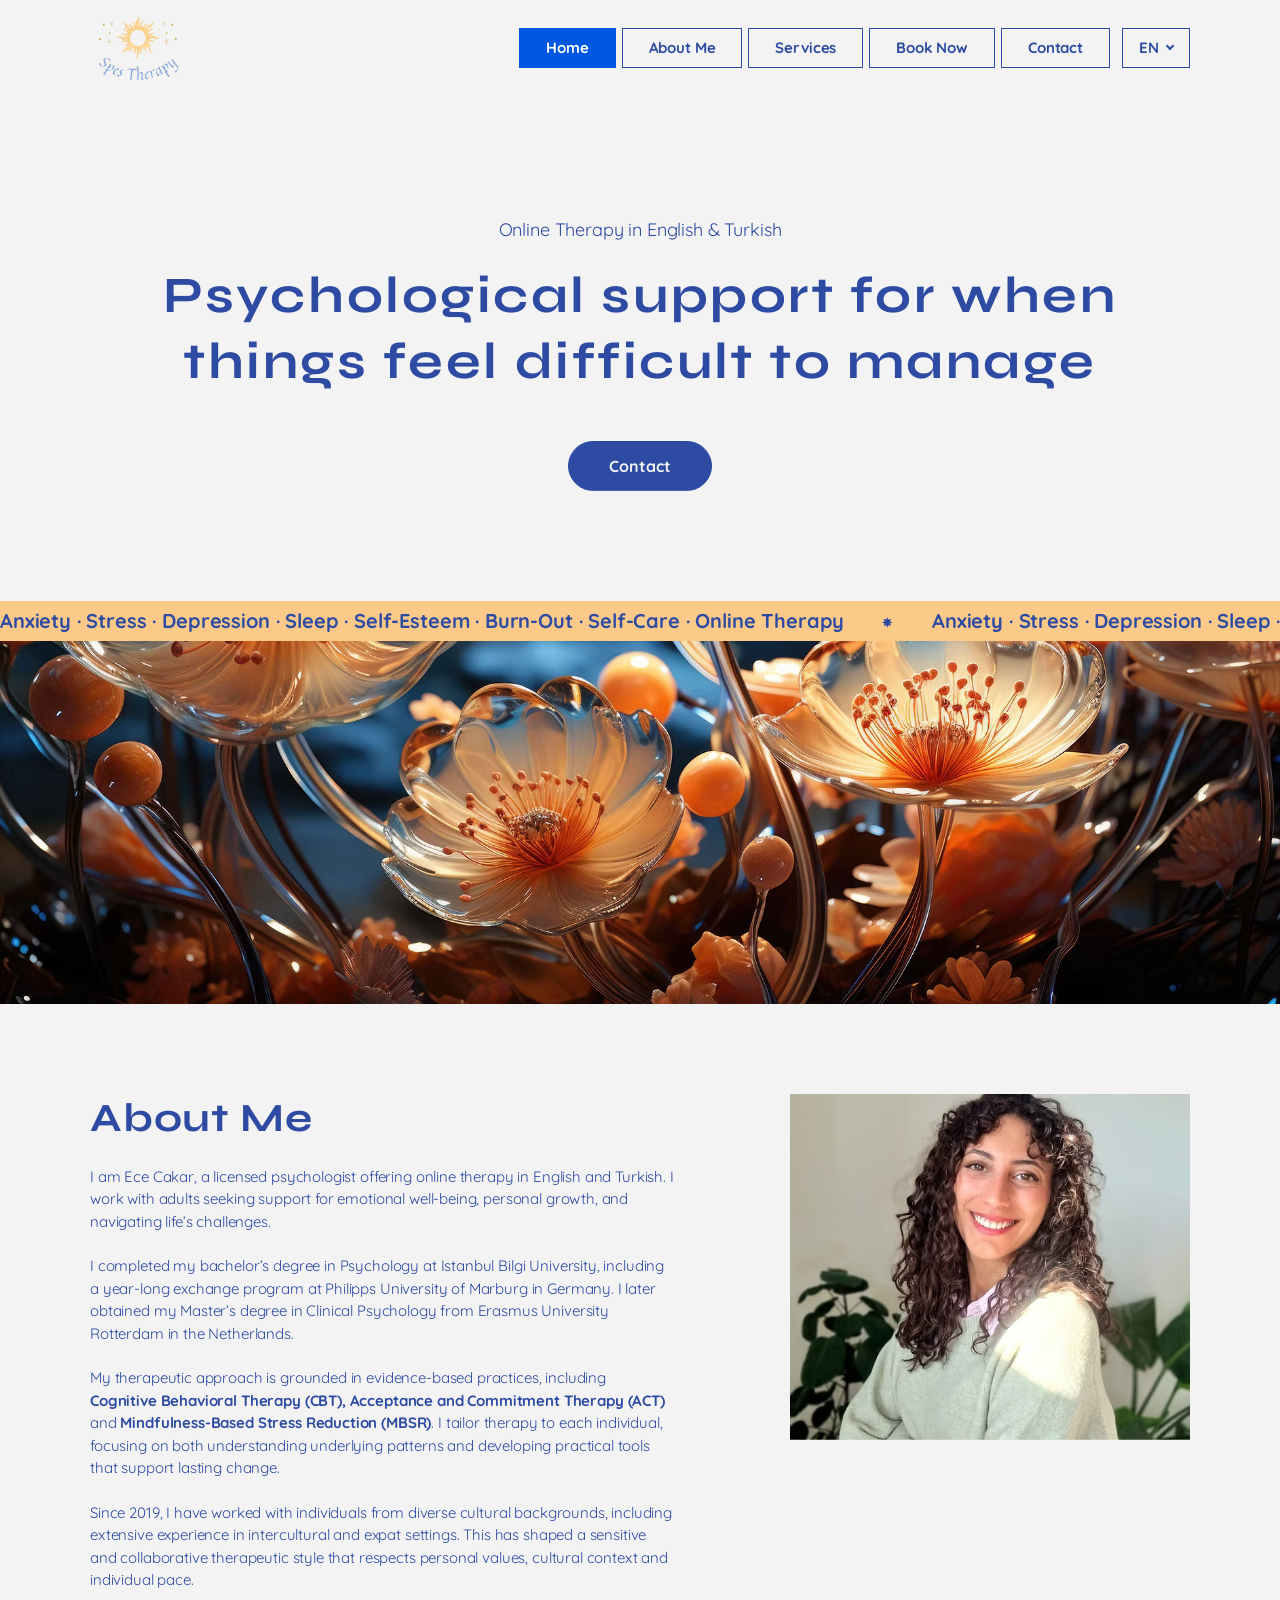
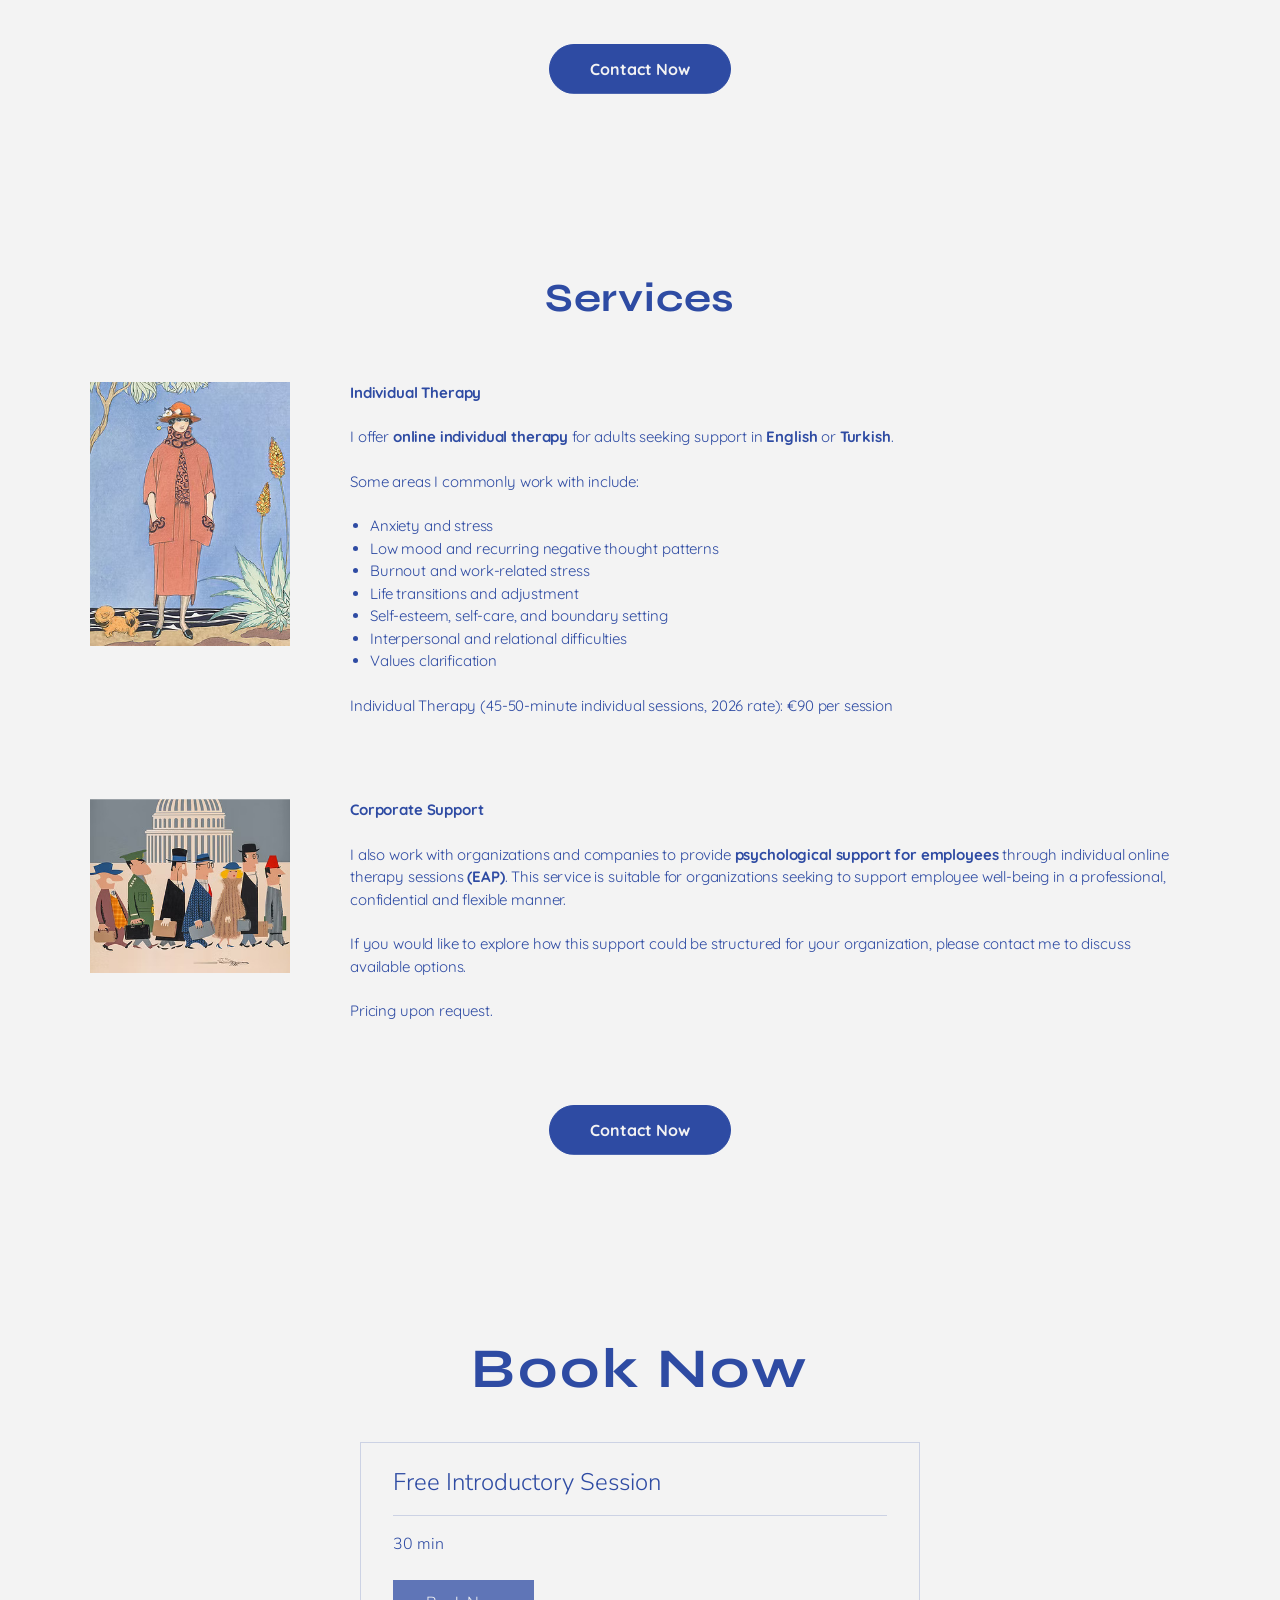
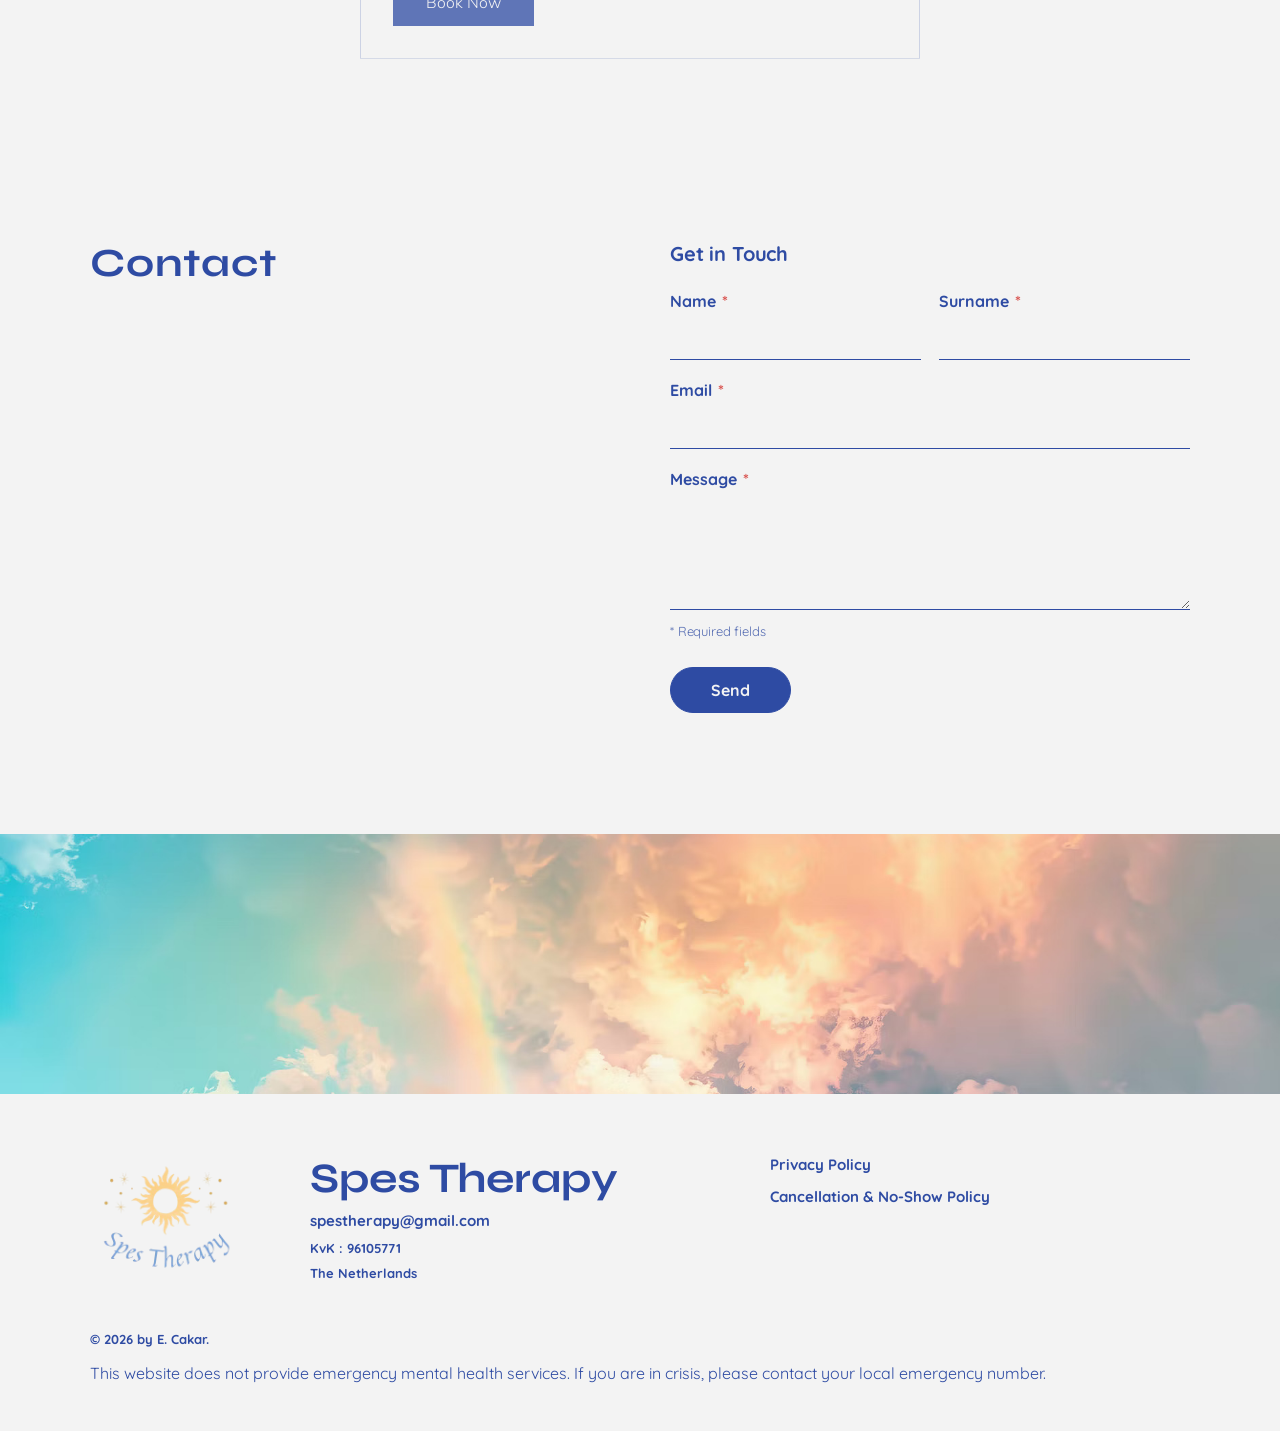
<file: index.html>
<!DOCTYPE html>
<html lang="en">
<head>
  <meta charset="UTF-8">
  <meta name="viewport" content="width=device-width, initial-scale=1.0">
  <title>Spes Therapy | Online Therapy in English & Turkish</title>
  <meta name="description" content="Online therapy in English and Turkish with licensed psychologist Ece Cakar. Support for anxiety, stress, depression, burnout and more.">
  <link rel="icon" href="images/logo.png">
  <link rel="canonical" href="https://www.spestherapy.com/">
  <link rel="alternate" hreflang="en" href="https://www.spestherapy.com/">
  <link rel="alternate" hreflang="tr" href="https://www.spestherapy.com/tr/">
  <link rel="alternate" hreflang="x-default" href="https://www.spestherapy.com/">

  <!-- Fontlar: Wix sitesindekilerin aynısı (Syne = başlıklar, Quicksand = metinler) -->
  <link rel="preconnect" href="https://fonts.googleapis.com">
  <link rel="preconnect" href="https://fonts.gstatic.com" crossorigin>
  <link href="https://fonts.googleapis.com/css2?family=Nunito+Sans:wght@300&family=Quicksand:wght@400;700&family=Syne:wght@700&display=swap" rel="stylesheet">

  <link rel="stylesheet" href="css/style.css">

  <!-- JS çalışıyorsa animasyonlu elemanları başta gizle (sayfa açılırken "yanıp sönme" olmasın) -->
  <script>document.documentElement.classList.add("js");</script>
</head>
<body>

  <!-- ============ MENÜ (sayfa kayarken üstte sabit kalır) ============ -->
  <header class="site-header">
    <div class="container header-inner">
      <a href="#home" class="logo" aria-label="Spes Therapy home">
        <img src="images/logo.png" alt="Spes Therapy logo">
      </a>

      <!-- Telefonda görünen hamburger butonu -->
      <button class="menu-toggle" aria-label="Open menu" aria-expanded="false">
        <span></span><span></span><span></span>
      </button>

      <nav class="main-nav">
        <a href="#home" class="nav-link active">Home</a>
        <a href="#about" class="nav-link">About Me</a>
        <a href="#services" class="nav-link">Services</a>
        <a href="#book" class="nav-link">Book Now</a>
        <a href="#contact" class="nav-link">Contact</a>

        <!-- Dil seçici: tıklayınca English / Türkçe açılır -->
        <div class="lang-switch">
          <button type="button" class="lang-btn" aria-haspopup="true" aria-expanded="false" aria-label="Language">EN <span class="lang-chev" aria-hidden="true"></span></button>
          <ul class="lang-menu">
            <li><a href="/" hreflang="en" lang="en" aria-current="true">English</a></li>
            <li><a href="/tr/" hreflang="tr" lang="tr">Türkçe</a></li>
          </ul>
        </div>
      </nav>
    </div>
  </header>

  <main>

    <!-- ============ HERO ============ -->
    <section id="home" class="hero">
      <div class="container hero-inner">
        <p class="hero-eyebrow" data-anim="fade">Online Therapy in English &amp; Turkish</p>
        <h1 data-anim="fade" data-delay="150">Psychological support for when<br> things feel difficult to manage</h1>
        <a href="#contact" class="btn btn-pill" data-anim="fade" data-delay="300">Contact</a>
      </div>
    </section>

    <!-- ============ KAYAN YAZI ŞERİDİ ============ -->
    <!-- İçerik iki kez yazıldı: biri ekrandan çıkarken diğeri girer, böylece sonsuz döngü gibi görünür -->
    <div class="marquee" aria-label="Anxiety, Stress, Depression, Sleep, Self-Esteem, Burn-Out, Self-Care, Online Therapy">
      <div class="marquee-track" aria-hidden="true">
        <span>Anxiety · Stress · Depression · Sleep · Self-Esteem · Burn-Out · Self-Care · Online Therapy <b>✸</b></span>
        <span>Anxiety · Stress · Depression · Sleep · Self-Esteem · Burn-Out · Self-Care · Online Therapy <b>✸</b></span>
        <span>Anxiety · Stress · Depression · Sleep · Self-Esteem · Burn-Out · Self-Care · Online Therapy <b>✸</b></span>
        <span>Anxiety · Stress · Depression · Sleep · Self-Esteem · Burn-Out · Self-Care · Online Therapy <b>✸</b></span>
      </div>
    </div>

    <div class="banner banner-hero">
      <img src="images/hero-banner.jpg" alt="">
    </div>

    <!-- ============ HAKKIMDA ============ -->
    <section id="about" class="section about">
      <div class="container about-grid">
        <div class="about-text">
          <h2 data-anim="reveal">About Me</h2>
          <div data-anim="reveal" data-delay="150">
            <p>I am Ece Cakar, a licensed psychologist offering online therapy in English and Turkish. I work with adults seeking support for emotional well-being, personal growth, and navigating life’s challenges.</p>
            <p>I completed my bachelor’s degree in Psychology at Istanbul Bilgi University, including a year-long exchange program at Philipps University of Marburg in Germany. I later obtained my Master’s degree in Clinical Psychology from Erasmus University Rotterdam in the Netherlands.</p>
            <p>My therapeutic approach is grounded in evidence-based practices, including <strong>Cognitive Behavioral Therapy (CBT), Acceptance and Commitment Therapy (ACT)</strong> and <strong>Mindfulness-Based Stress Reduction (MBSR)</strong>. I tailor therapy to each individual, focusing on both understanding underlying patterns and developing practical tools that support lasting change.</p>
            <p>Since 2019, I have worked with individuals from diverse cultural backgrounds, including extensive experience in intercultural and expat settings. This has shaped a sensitive and collaborative therapeutic style that respects personal values, cultural context and individual pace.</p>
          </div>
        </div>
        <div class="about-photo" data-anim="drop">
          <img src="images/ece.jpg" alt="Ece Cakar, psychologist">
        </div>
      </div>
      <div class="container section-cta">
        <a href="#contact" class="btn btn-pill" data-anim="fade">Contact Now</a>
      </div>
    </section>

    <!-- ============ HİZMETLER ============ -->
    <section id="services" class="section services">
      <div class="container">
        <h2 data-anim="reveal">Services</h2>

        <article class="service">
          <div class="service-img" data-anim="turn-left">
            <img src="images/service-individual.jpg" alt="">
          </div>
          <div class="service-text" data-anim="reveal">
            <h3>Individual Therapy</h3>
            <p>I offer <strong>online individual therapy</strong> for adults seeking support in <strong>English</strong> or <strong>Turkish</strong>.</p>
            <p>Some areas I commonly work with include:</p>
            <ul>
              <li>Anxiety and stress</li>
              <li>Low mood and recurring negative thought patterns</li>
              <li>Burnout and work-related stress</li>
              <li>Life transitions and adjustment</li>
              <li>Self-esteem, self-care, and boundary setting</li>
              <li>Interpersonal and relational difficulties</li>
              <li>Values clarification</li>
            </ul>
            <p class="price">Individual Therapy (45-50-minute individual sessions, 2026 rate): €90 per session</p>
          </div>
        </article>

        <article class="service">
          <div class="service-img" data-anim="turn-right">
            <img src="images/service-corporate.jpg" alt="">
          </div>
          <div class="service-text" data-anim="reveal">
            <h3>Corporate Support</h3>
            <p>I also work with organizations and companies to provide <strong>psychological support for employees</strong> through individual online therapy sessions <strong>(EAP)</strong>. This service is suitable for organizations seeking to support employee well-being in a professional, confidential and flexible manner.</p>
            <p>If you would like to explore how this support could be structured for your organization, please contact me to discuss available options.</p>
            <p class="price">Pricing upon request.</p>
          </div>
        </article>

        <div class="section-cta">
          <a href="#contact" class="btn btn-pill" data-anim="fade">Contact Now</a>
        </div>
      </div>
    </section>

    <!-- ============ RANDEVU ============ -->
    <section id="book" class="section book">
      <div class="container">
        <h2 class="book-title" data-anim="reveal">Book Now</h2>

        <div class="book-card" data-anim="fade">
          <h3>Free Introductory Session</h3>
          <p>30 min</p>
          <!-- RANDEVU: Cal.com linki js/main.js dosyasının en üstündeki CAL_LINK'te -->
          <a href="https://cal.com/spestherapy/30min" class="btn btn-book" data-cal-link target="_blank" rel="noopener">Book Now</a>
        </div>
      </div>
    </section>

    <!-- ============ İLETİŞİM ============ -->
    <section id="contact" class="section contact">
      <div class="container contact-grid">
        <div>
          <h2 data-anim="reveal">Contact</h2>
          <p class="contact-lead" data-anim="fade">Reach out to schedule an appointment or inquire about my services.</p>
        </div>

        <div data-anim="fade" data-delay="150">
          <p class="form-title">Get in Touch</p>
          <!--
            İLETİŞİM FORMU (Web3Forms): Mesajlar doğrudan spestherapy@gmail.com'a gelir,
            sunucu gerekmez. access_key herkese açık bir anahtardır, kodda durması sorun değil.
          -->
          <form class="contact-form" action="https://api.web3forms.com/submit" method="POST">
            <input type="hidden" name="access_key" value="fb1b3580-2717-41c4-828a-7e80e7635101">
            <input type="hidden" name="subject" value="New message from spestherapy.com">
            <input type="checkbox" name="botcheck" class="hidden" tabindex="-1" autocomplete="off">

            <!-- Tüm alanlar zorunlu (required); yıldız (*) bunu kullanıcıya gösterir -->
            <div class="form-row">
              <label>Name <span class="req" aria-hidden="true">*</span> <input type="text" name="name" autocomplete="given-name" required></label>
              <label>Surname <span class="req" aria-hidden="true">*</span> <input type="text" name="surname" autocomplete="family-name" required></label>
            </div>
            <label>Email <span class="req" aria-hidden="true">*</span> <input type="email" name="email" autocomplete="email" required></label>
            <label>Message <span class="req" aria-hidden="true">*</span> <textarea name="message" rows="4" required></textarea></label>
            <p class="small form-note">* Required fields</p>
            <button type="submit" class="btn btn-pill">Send</button>
            <p class="form-status" role="status"></p>
          </form>
        </div>
      </div>

      <div class="banner banner-contact">
        <img src="images/contact-banner.jpg" alt="">
      </div>
    </section>

  </main>

  <!-- ============ ALT BİLGİ ============ -->
  <footer class="site-footer">
    <div class="container footer-grid">
      <div>
        <img src="images/logo.png" alt="" class="footer-logo">
      </div>
      <div>
        <p class="footer-brand">Spes Therapy</p>
        <p><a href="mailto:spestherapy@gmail.com">spestherapy@gmail.com</a></p>
        <p class="small">KvK : 96105771</p>
        <p class="small">The Netherlands</p>
      </div>
      <div class="footer-links">
        <a href="english-privacy-policy.html">Privacy Policy</a>
        <a href="booking-payment-policy.html">Cancellation &amp; No-Show Policy</a>
      </div>
    </div>
    <div class="container footer-bottom">
      <p class="small">© <span id="year">2026</span> by E. Cakar.</p>
      <p class="footer-disclaimer">This website does not provide emergency mental health services. If you are in crisis, please contact your local emergency number.</p>
    </div>
  </footer>

  <script src="js/main.js"></script>
</body>
</html>
</file>
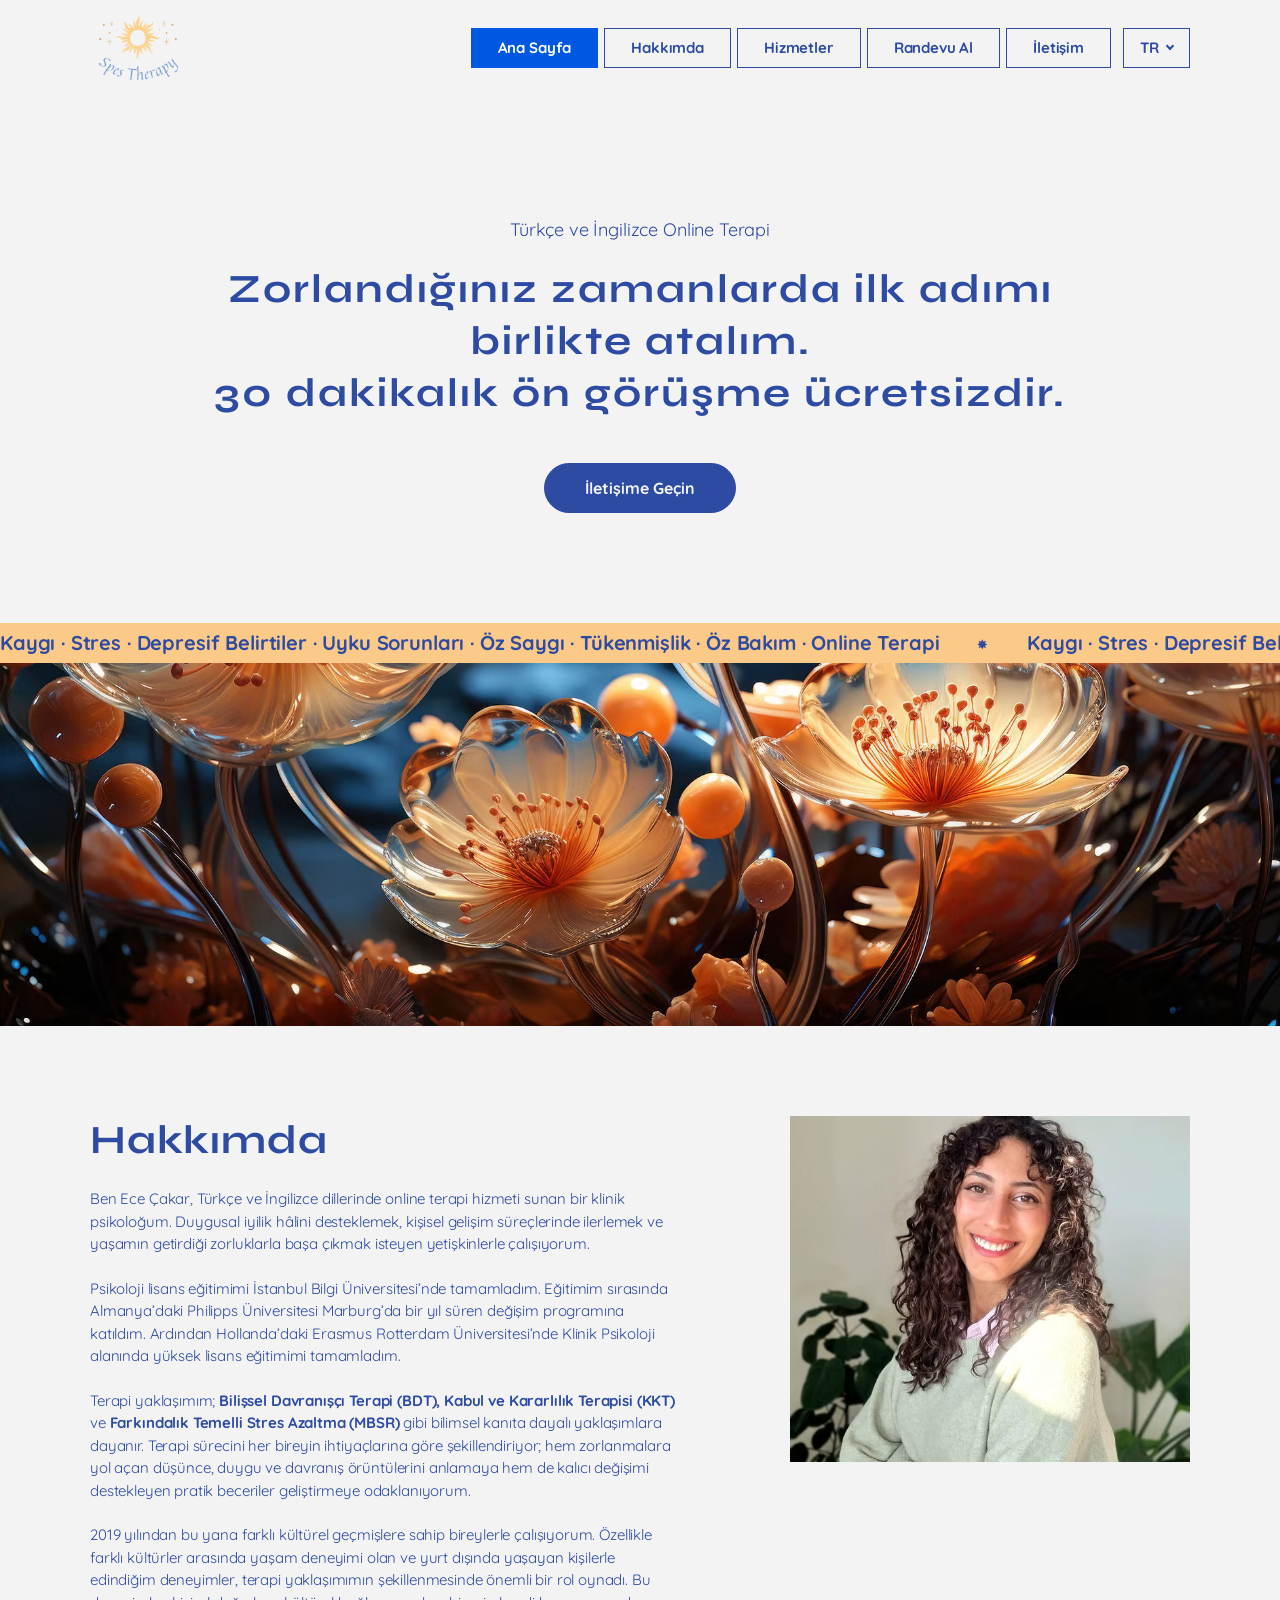
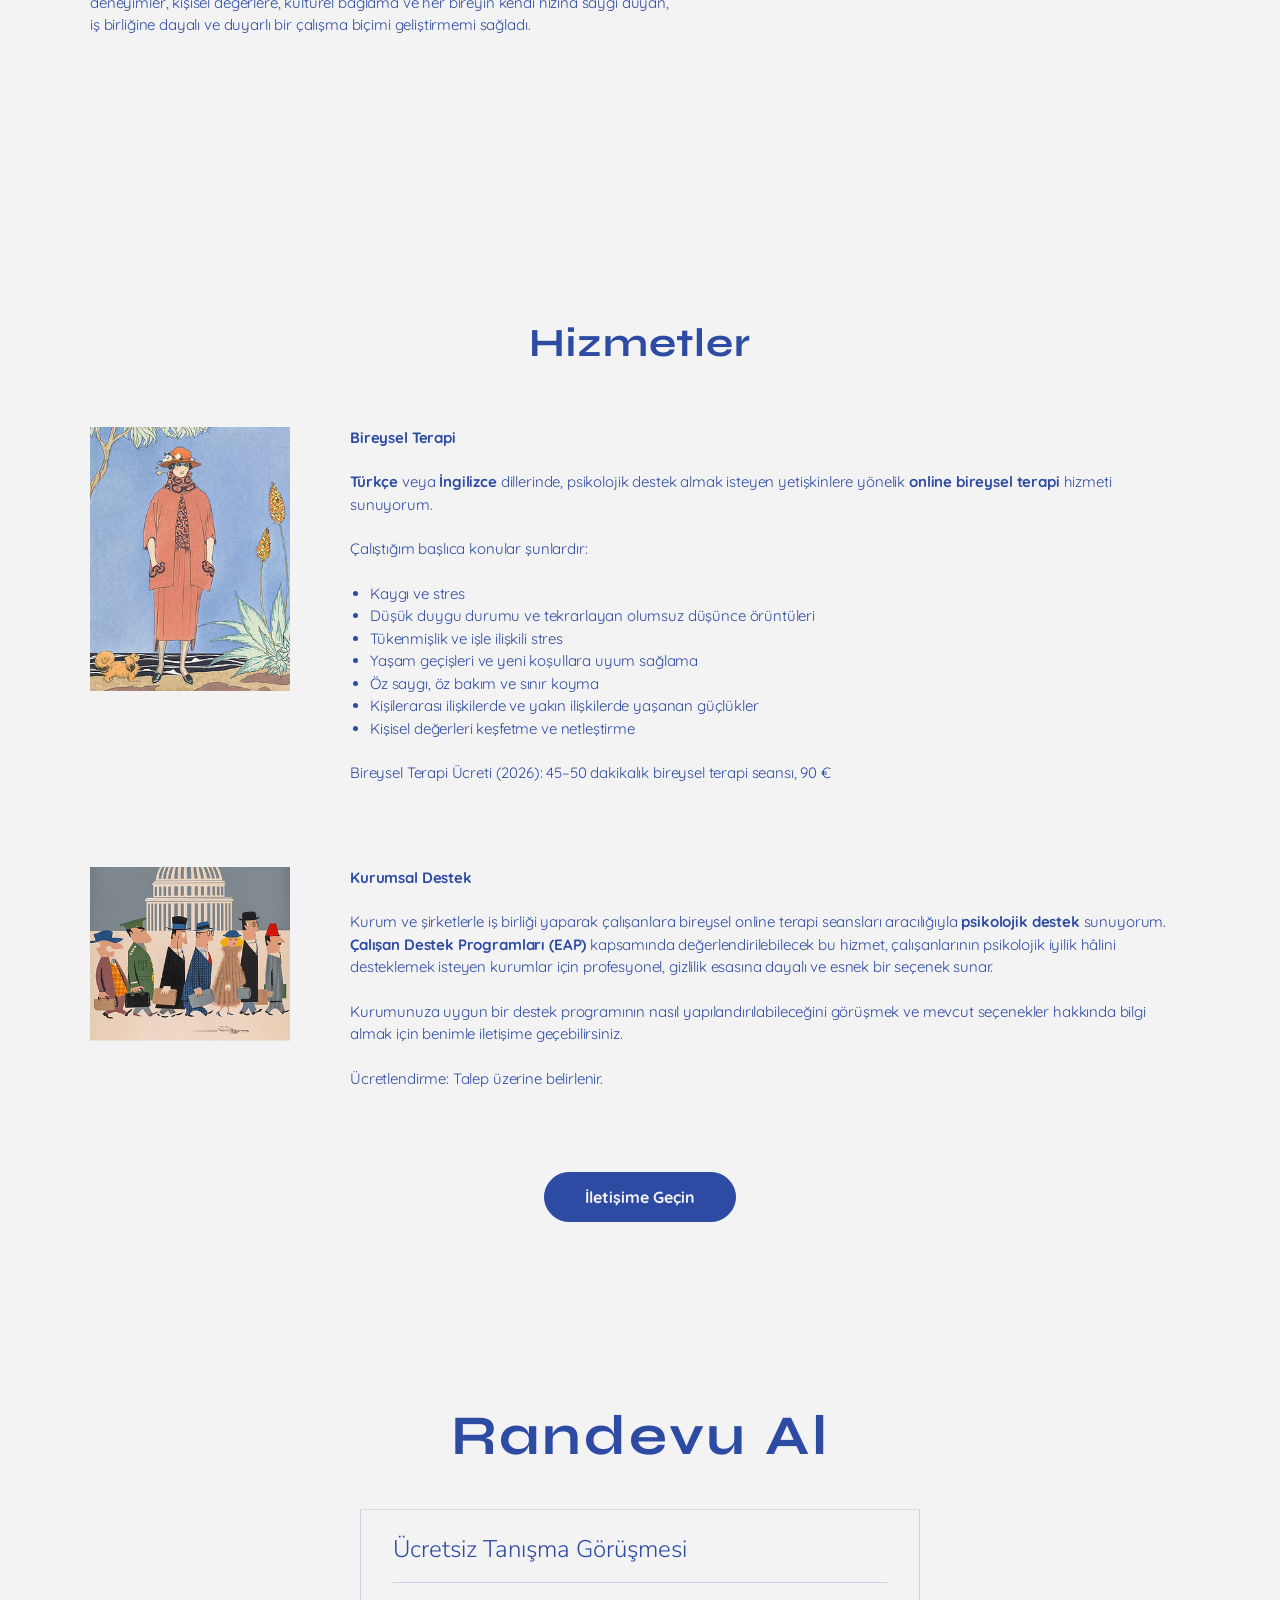
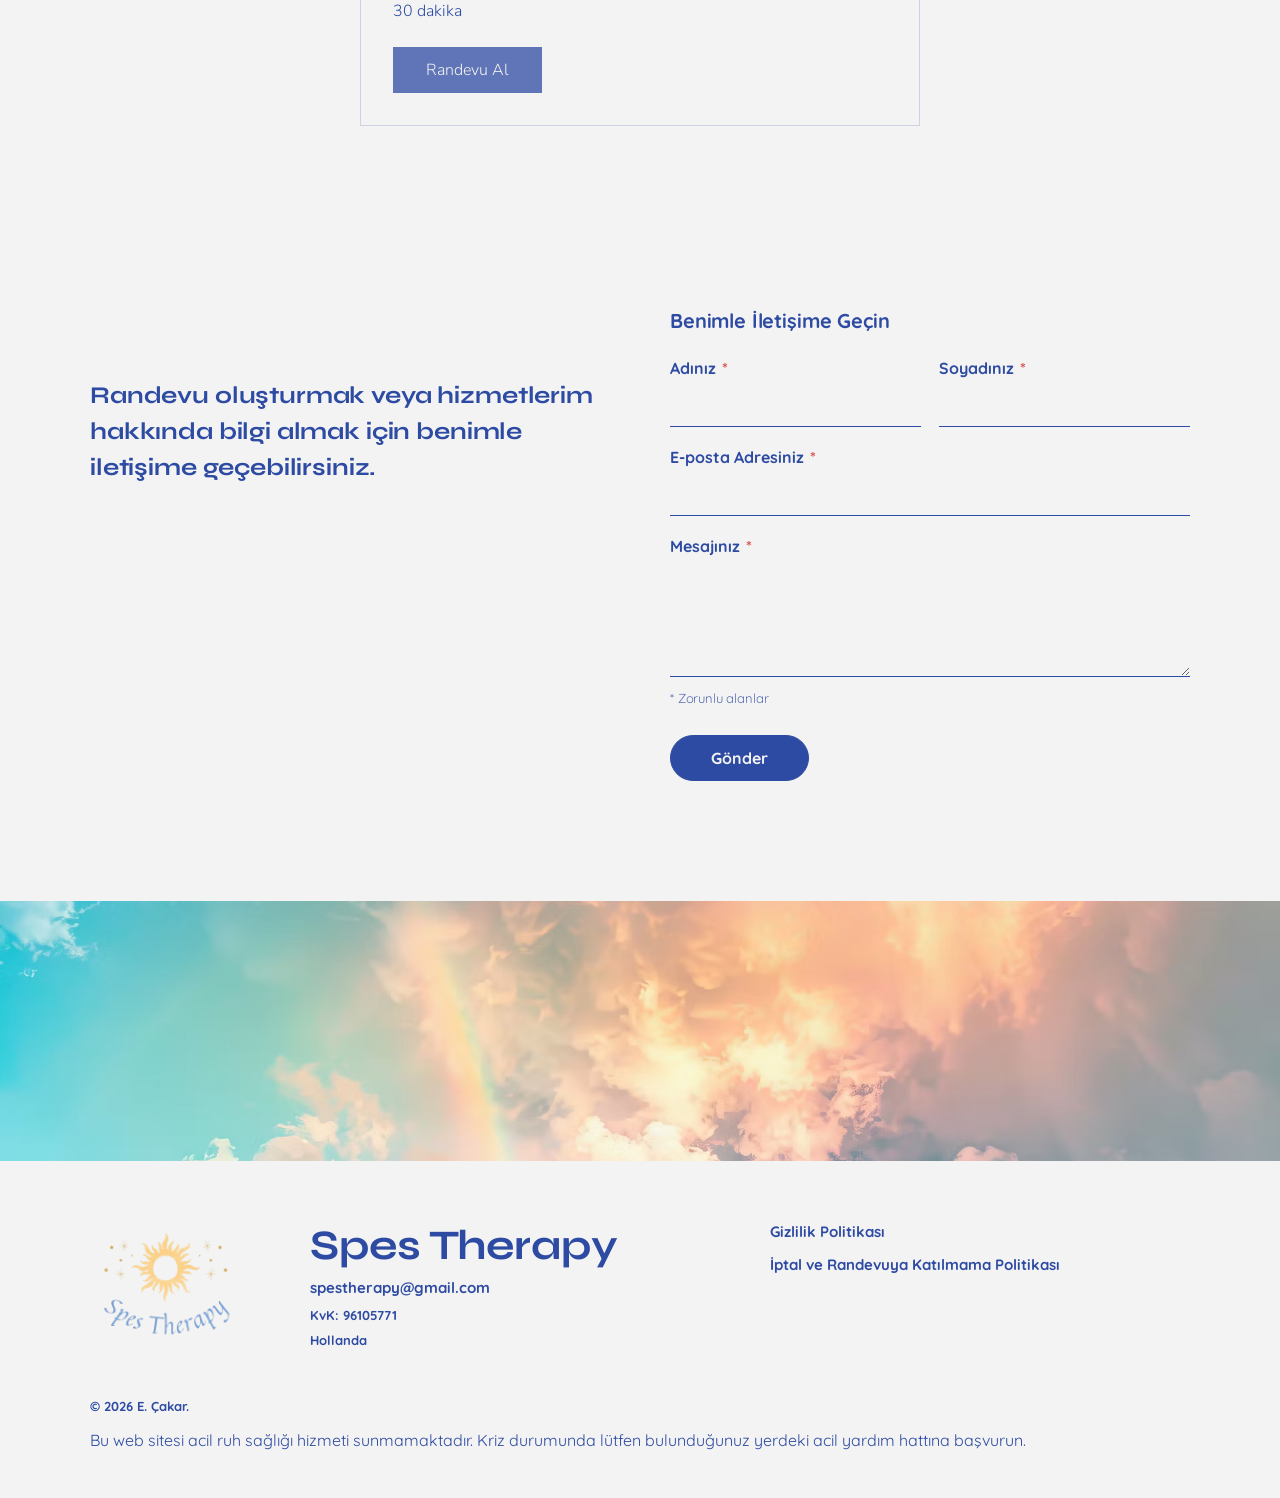
<file: tr/index.html>
<!DOCTYPE html>
<html lang="tr">
<head>
  <meta charset="UTF-8">
  <meta name="viewport" content="width=device-width, initial-scale=1.0">
  <title>Spes Therapy | Türkçe ve İngilizce Online Terapi</title>
  <meta name="description" content="Klinik psikolog Ece Çakar ile Türkçe ve İngilizce online terapi. Kaygı, stres, depresif belirtiler, tükenmişlik ve daha fazlası için psikolojik destek.">
  <link rel="icon" href="/images/logo.png">
  <link rel="canonical" href="https://www.spestherapy.com/tr/">
  <link rel="alternate" hreflang="en" href="https://www.spestherapy.com/">
  <link rel="alternate" hreflang="tr" href="https://www.spestherapy.com/tr/">
  <link rel="alternate" hreflang="x-default" href="https://www.spestherapy.com/">

  <link rel="preconnect" href="https://fonts.googleapis.com">
  <link rel="preconnect" href="https://fonts.gstatic.com" crossorigin>
  <link href="https://fonts.googleapis.com/css2?family=Nunito+Sans:wght@300&family=Quicksand:wght@400;700&family=Syne:wght@700&display=swap" rel="stylesheet">

  <link rel="stylesheet" href="/css/style.css">
  <script>document.documentElement.classList.add("js");</script>
</head>
<body>

  <!-- Bu sayfa ana sayfanın (index.html) Türkçe karşılığı. Yapıyı değiştirirsen ikisini birlikte güncelle. -->
  <header class="site-header">
    <div class="container header-inner">
      <a href="#home" class="logo" aria-label="Spes Therapy ana sayfa">
        <img src="/images/logo.png" alt="Spes Therapy logosu">
      </a>

      <button class="menu-toggle" aria-label="Menüyü aç" aria-expanded="false">
        <span></span><span></span><span></span>
      </button>

      <nav class="main-nav">
        <a href="#home" class="nav-link active">Ana Sayfa</a>
        <a href="#about" class="nav-link">Hakkımda</a>
        <a href="#services" class="nav-link">Hizmetler</a>
        <a href="#book" class="nav-link">Randevu Al</a>
        <a href="#contact" class="nav-link">İletişim</a>

        <div class="lang-switch">
          <button type="button" class="lang-btn" aria-haspopup="true" aria-expanded="false" aria-label="Dil">TR <span class="lang-chev" aria-hidden="true"></span></button>
          <ul class="lang-menu">
            <li><a href="/tr/" hreflang="tr" lang="tr" aria-current="true">Türkçe</a></li>
            <li><a href="/" hreflang="en" lang="en">English</a></li>
          </ul>
        </div>
      </nav>
    </div>
  </header>

  <main>

    <section id="home" class="hero">
      <div class="container hero-inner">
        <p class="hero-eyebrow" data-anim="fade">Türkçe ve İngilizce Online Terapi</p>
        <h1 class="hero-long" data-anim="fade" data-delay="150">Zorlandığınız zamanlarda ilk adımı birlikte atalım.<br> 30 dakikalık ön görüşme ücretsizdir.</h1>
        <a href="#contact" class="btn btn-pill" data-anim="fade" data-delay="300">İletişime Geçin</a>
      </div>
    </section>

    <div class="marquee" aria-label="Kaygı, Stres, Depresif Belirtiler, Uyku Sorunları, Öz Saygı, Tükenmişlik, Öz Bakım, Online Terapi">
      <div class="marquee-track" aria-hidden="true">
        <span>Kaygı · Stres · Depresif Belirtiler · Uyku Sorunları · Öz Saygı · Tükenmişlik · Öz Bakım · Online Terapi <b>✸</b></span>
        <span>Kaygı · Stres · Depresif Belirtiler · Uyku Sorunları · Öz Saygı · Tükenmişlik · Öz Bakım · Online Terapi <b>✸</b></span>
        <span>Kaygı · Stres · Depresif Belirtiler · Uyku Sorunları · Öz Saygı · Tükenmişlik · Öz Bakım · Online Terapi <b>✸</b></span>
        <span>Kaygı · Stres · Depresif Belirtiler · Uyku Sorunları · Öz Saygı · Tükenmişlik · Öz Bakım · Online Terapi <b>✸</b></span>
      </div>
    </div>

    <div class="banner banner-hero">
      <img src="/images/hero-banner.jpg" alt="">
    </div>

    <section id="about" class="section about">
      <div class="container about-grid">
        <div class="about-text">
          <h2 data-anim="reveal">Hakkımda</h2>
          <div data-anim="reveal" data-delay="150">
            <p>Ben Ece Çakar, Türkçe ve İngilizce dillerinde online terapi hizmeti sunan bir klinik psikoloğum. Duygusal iyilik hâlini desteklemek, kişisel gelişim süreçlerinde ilerlemek ve yaşamın getirdiği zorluklarla başa çıkmak isteyen yetişkinlerle çalışıyorum.</p>
            <p>Psikoloji lisans eğitimimi İstanbul Bilgi Üniversitesi’nde tamamladım. Eğitimim sırasında Almanya’daki Philipps Üniversitesi Marburg’da bir yıl süren değişim programına katıldım. Ardından Hollanda’daki Erasmus Rotterdam Üniversitesi’nde Klinik Psikoloji alanında yüksek lisans eğitimimi tamamladım.</p>
            <p>Terapi yaklaşımım; <strong>Bilişsel Davranışçı Terapi (BDT), Kabul ve Kararlılık Terapisi (KKT)</strong> ve <strong>Farkındalık Temelli Stres Azaltma (MBSR)</strong> gibi bilimsel kanıta dayalı yaklaşımlara dayanır. Terapi sürecini her bireyin ihtiyaçlarına göre şekillendiriyor; hem zorlanmalara yol açan düşünce, duygu ve davranış örüntülerini anlamaya hem de kalıcı değişimi destekleyen pratik beceriler geliştirmeye odaklanıyorum.</p>
            <p>2019 yılından bu yana farklı kültürel geçmişlere sahip bireylerle çalışıyorum. Özellikle farklı kültürler arasında yaşam deneyimi olan ve yurt dışında yaşayan kişilerle edindiğim deneyimler, terapi yaklaşımımın şekillenmesinde önemli bir rol oynadı. Bu deneyimler, kişisel değerlere, kültürel bağlama ve her bireyin kendi hızına saygı duyan, iş birliğine dayalı ve duyarlı bir çalışma biçimi geliştirmemi sağladı.</p>
          </div>
        </div>
        <div class="about-photo" data-anim="drop">
          <img src="/images/ece.jpg" alt="Klinik psikolog Ece Çakar">
        </div>
      </div>
      <div class="container section-cta">
        <a href="#contact" class="btn btn-pill" data-anim="fade">İletişime Geçin</a>
      </div>
    </section>

    <section id="services" class="section services">
      <div class="container">
        <h2 data-anim="reveal">Hizmetler</h2>

        <article class="service">
          <div class="service-img" data-anim="turn-left">
            <img src="/images/service-individual.jpg" alt="">
          </div>
          <div class="service-text" data-anim="reveal">
            <h3>Bireysel Terapi</h3>
            <p><strong>Türkçe</strong> veya <strong>İngilizce</strong> dillerinde, psikolojik destek almak isteyen yetişkinlere yönelik <strong>online bireysel terapi</strong> hizmeti sunuyorum.</p>
            <p>Çalıştığım başlıca konular şunlardır:</p>
            <ul>
              <li>Kaygı ve stres</li>
              <li>Düşük duygu durumu ve tekrarlayan olumsuz düşünce örüntüleri</li>
              <li>Tükenmişlik ve işle ilişkili stres</li>
              <li>Yaşam geçişleri ve yeni koşullara uyum sağlama</li>
              <li>Öz saygı, öz bakım ve sınır koyma</li>
              <li>Kişilerarası ilişkilerde ve yakın ilişkilerde yaşanan güçlükler</li>
              <li>Kişisel değerleri keşfetme ve netleştirme</li>
            </ul>
            <p class="price">Bireysel Terapi Ücreti (2026): 45–50 dakikalık bireysel terapi seansı, 90 €</p>
          </div>
        </article>

        <article class="service">
          <div class="service-img" data-anim="turn-right">
            <img src="/images/service-corporate.jpg" alt="">
          </div>
          <div class="service-text" data-anim="reveal">
            <h3>Kurumsal Destek</h3>
            <p>Kurum ve şirketlerle iş birliği yaparak çalışanlara bireysel online terapi seansları aracılığıyla <strong>psikolojik destek</strong> sunuyorum. <strong>Çalışan Destek Programları (EAP)</strong> kapsamında değerlendirilebilecek bu hizmet, çalışanlarının psikolojik iyilik hâlini desteklemek isteyen kurumlar için profesyonel, gizlilik esasına dayalı ve esnek bir seçenek sunar.</p>
            <p>Kurumunuza uygun bir destek programının nasıl yapılandırılabileceğini görüşmek ve mevcut seçenekler hakkında bilgi almak için benimle iletişime geçebilirsiniz.</p>
            <p class="price">Ücretlendirme: Talep üzerine belirlenir.</p>
          </div>
        </article>

        <div class="section-cta">
          <a href="#contact" class="btn btn-pill" data-anim="fade">İletişime Geçin</a>
        </div>
      </div>
    </section>

    <section id="book" class="section book">
      <div class="container">
        <h2 class="book-title" data-anim="reveal">Randevu Al</h2>

        <div class="book-card" data-anim="fade">
          <h3>Ücretsiz Tanışma Görüşmesi</h3>
          <p>30 dakika</p>
          <a href="https://cal.com/spestherapy/30min" class="btn btn-book" data-cal-link target="_blank" rel="noopener">Randevu Al</a>
        </div>
      </div>
    </section>

    <section id="contact" class="section contact">
      <div class="container contact-grid">
        <div>
          <h2 data-anim="reveal">İletişim</h2>
          <p class="contact-lead" data-anim="fade">Randevu oluşturmak veya hizmetlerim hakkında bilgi almak için benimle iletişime geçebilirsiniz.</p>
        </div>

        <div data-anim="fade" data-delay="150">
          <p class="form-title">Benimle İletişime Geçin</p>
          <form class="contact-form" action="https://api.web3forms.com/submit" method="POST">
            <input type="hidden" name="access_key" value="fb1b3580-2717-41c4-828a-7e80e7635101">
            <input type="hidden" name="subject" value="New message from spestherapy.com (Türkçe)">
            <input type="checkbox" name="botcheck" class="hidden" tabindex="-1" autocomplete="off">

            <div class="form-row">
              <label>Adınız <span class="req" aria-hidden="true">*</span> <input type="text" name="name" autocomplete="given-name" required></label>
              <label>Soyadınız <span class="req" aria-hidden="true">*</span> <input type="text" name="surname" autocomplete="family-name" required></label>
            </div>
            <label>E-posta Adresiniz <span class="req" aria-hidden="true">*</span> <input type="email" name="email" autocomplete="email" required></label>
            <label>Mesajınız <span class="req" aria-hidden="true">*</span> <textarea name="message" rows="4" required></textarea></label>
            <p class="small form-note">* Zorunlu alanlar</p>
            <button type="submit" class="btn btn-pill">Gönder</button>
            <p class="form-status" role="status"></p>
          </form>
        </div>
      </div>

      <div class="banner banner-contact">
        <img src="/images/contact-banner.jpg" alt="">
      </div>
    </section>

  </main>

  <footer class="site-footer">
    <div class="container footer-grid">
      <div>
        <img src="/images/logo.png" alt="" class="footer-logo">
      </div>
      <div>
        <p class="footer-brand">Spes Therapy</p>
        <p><a href="mailto:spestherapy@gmail.com">spestherapy@gmail.com</a></p>
        <p class="small">KvK: 96105771</p>
        <p class="small">Hollanda</p>
      </div>
      <div class="footer-links">
        <a href="/tr/gizlilik-politikasi.html">Gizlilik Politikası</a>
        <a href="/tr/iptal-ve-odeme-politikasi.html">İptal ve Randevuya Katılmama Politikası</a>
      </div>
    </div>
    <div class="container footer-bottom">
      <p class="small">© <span id="year">2026</span> E. Çakar.</p>
      <p class="footer-disclaimer">Bu web sitesi acil ruh sağlığı hizmeti sunmamaktadır. Kriz durumunda lütfen bulunduğunuz yerdeki acil yardım hattına başvurun.</p>
    </div>
  </footer>

  <script src="/js/main.js"></script>
</body>
</html>
</file>
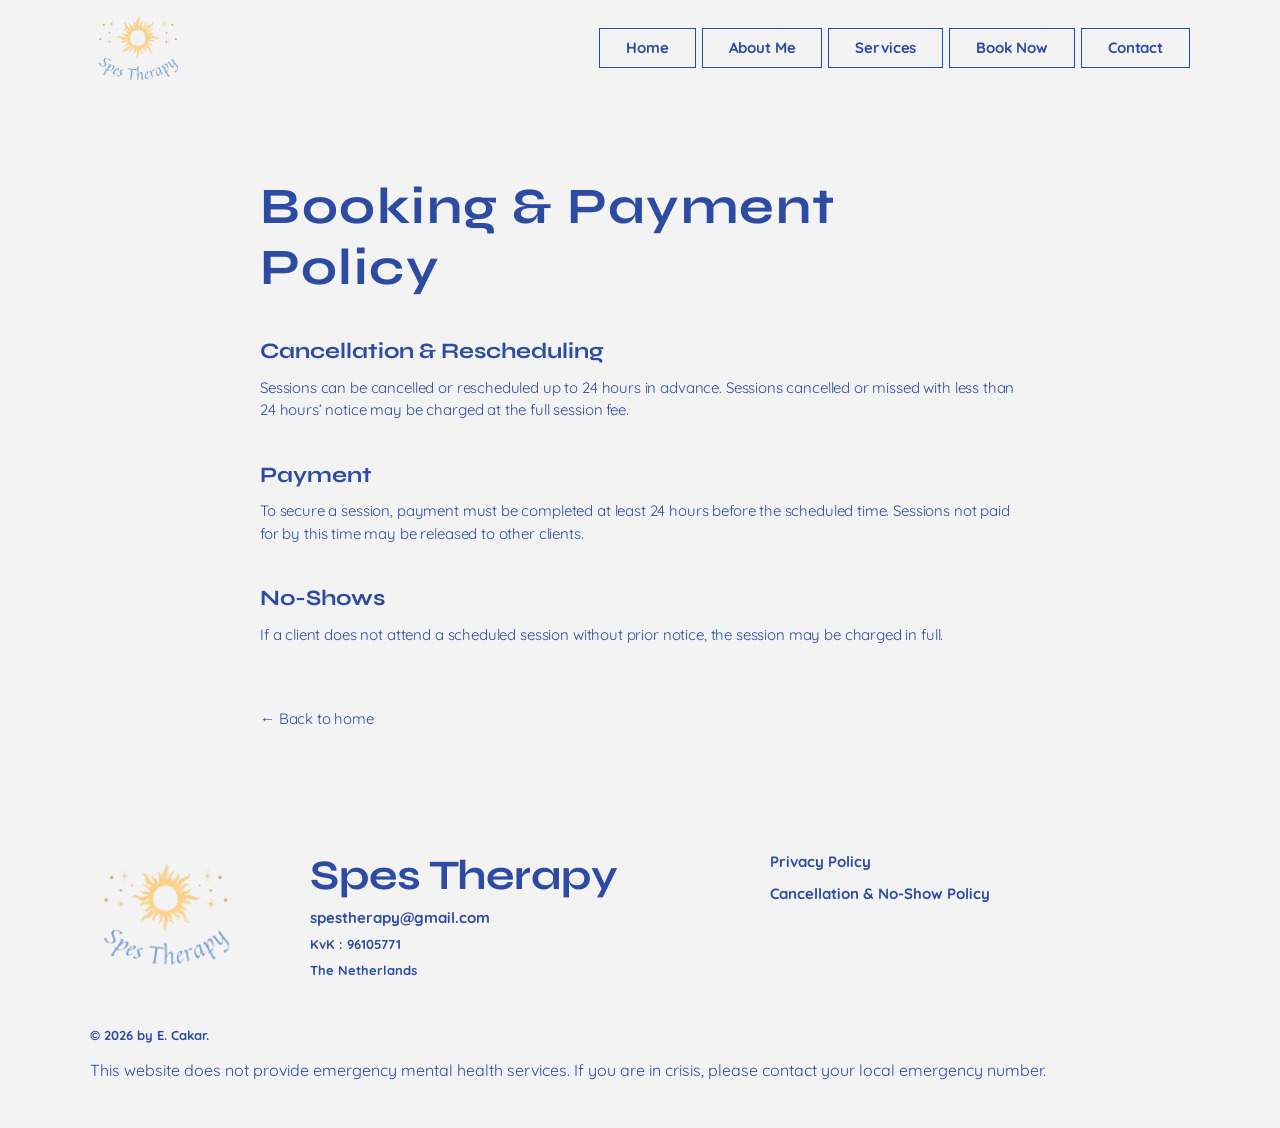
<file: booking-payment-policy.html>
<!DOCTYPE html>
<html lang="en">
<head>
  <meta charset="UTF-8">
  <meta name="viewport" content="width=device-width, initial-scale=1.0">
  <title>Booking &amp; Payment Policy | Spes Therapy</title>
  <meta name="description" content="Cancellation, rescheduling, payment and no-show policy of Spes Therapy.">
  <link rel="icon" href="images/logo.png">

  <link rel="preconnect" href="https://fonts.googleapis.com">
  <link rel="preconnect" href="https://fonts.gstatic.com" crossorigin>
  <link href="https://fonts.googleapis.com/css2?family=Nunito+Sans:wght@300&family=Quicksand:wght@400;700&family=Syne:wght@700&display=swap" rel="stylesheet">

  <link rel="stylesheet" href="css/style.css">
  <script>document.documentElement.classList.add("js");</script>
</head>
<body>

  <!-- ============ MENÜ (index.html ile aynı, linkler ana sayfaya gidiyor) ============ -->
  <header class="site-header">
    <div class="container header-inner">
      <a href="index.html" class="logo" aria-label="Spes Therapy home">
        <img src="images/logo.png" alt="Spes Therapy logo">
      </a>
      <button class="menu-toggle" aria-label="Open menu" aria-expanded="false">
        <span></span><span></span><span></span>
      </button>
      <nav class="main-nav">
        <a href="index.html#home" class="nav-link">Home</a>
        <a href="index.html#about" class="nav-link">About Me</a>
        <a href="index.html#services" class="nav-link">Services</a>
        <a href="index.html#book" class="nav-link">Book Now</a>
        <a href="index.html#contact" class="nav-link">Contact</a>
      </nav>
    </div>
  </header>

  <main class="policy">
    <div class="container">
      <h1 data-anim="reveal">Booking &amp; Payment Policy</h1>

      <div data-anim="fade" data-delay="150">
        <h2>Cancellation &amp; Rescheduling</h2>
        <p>Sessions can be cancelled or rescheduled up to 24 hours in advance. Sessions cancelled or missed with less than 24 hours’ notice may be charged at the full session fee.</p>

        <h2>Payment</h2>
        <p>To secure a session, payment must be completed at least 24 hours before the scheduled time. Sessions not paid for by this time may be released to other clients.</p>

        <h2>No-Shows</h2>
        <p>If a client does not attend a scheduled session without prior notice, the session may be charged in full.</p>
      </div>

      <a href="index.html" class="back-link">← Back to home</a>
    </div>
  </main>

  <!-- ============ ALT BİLGİ ============ -->
  <footer class="site-footer">
    <div class="container footer-grid">
      <div>
        <img src="images/logo.png" alt="" class="footer-logo">
      </div>
      <div>
        <p class="footer-brand">Spes Therapy</p>
        <p><a href="mailto:spestherapy@gmail.com">spestherapy@gmail.com</a></p>
        <p class="small">KvK : 96105771</p>
        <p class="small">The Netherlands</p>
      </div>
      <div class="footer-links">
        <a href="english-privacy-policy.html">Privacy Policy</a>
        <a href="booking-payment-policy.html">Cancellation &amp; No-Show Policy</a>
      </div>
    </div>
    <div class="container footer-bottom">
      <p class="small">© <span id="year">2026</span> by E. Cakar.</p>
      <p class="footer-disclaimer">This website does not provide emergency mental health services. If you are in crisis, please contact your local emergency number.</p>
    </div>
  </footer>

  <script src="js/main.js"></script>
</body>
</html>
</file>
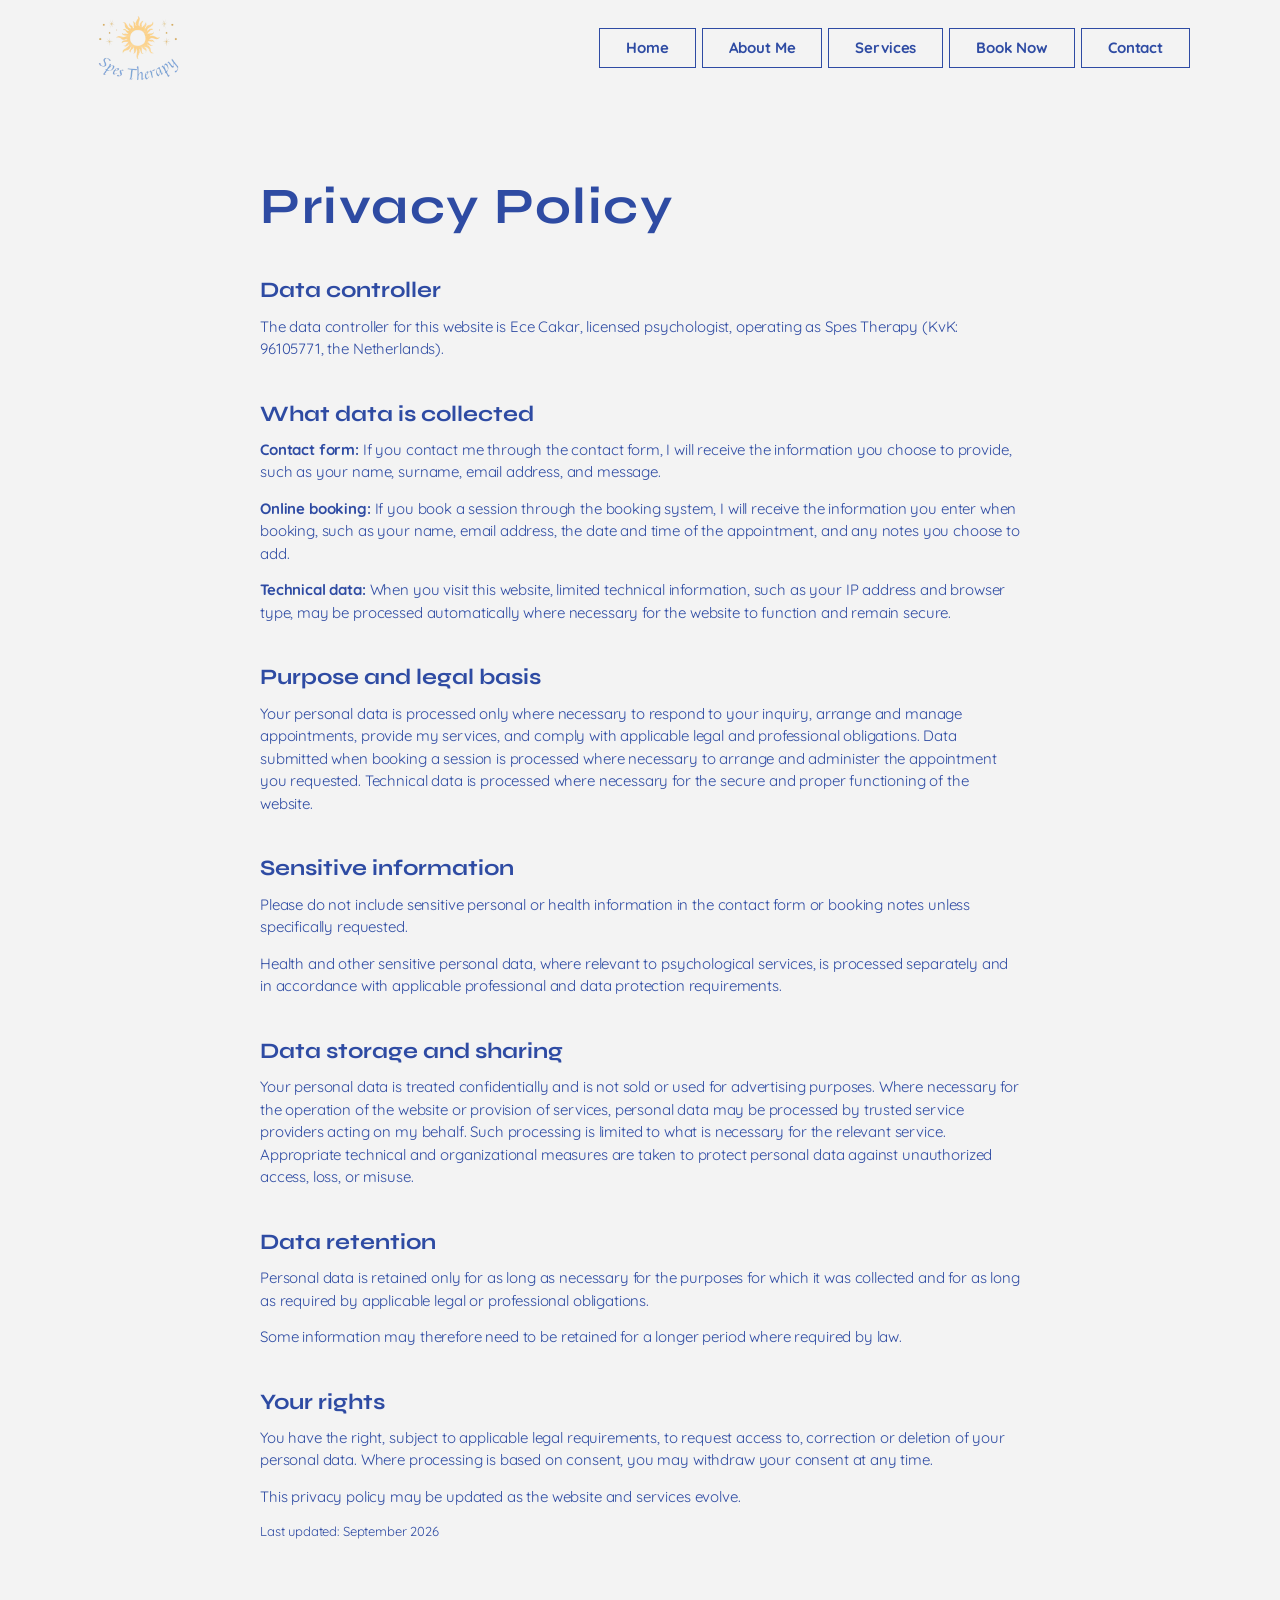
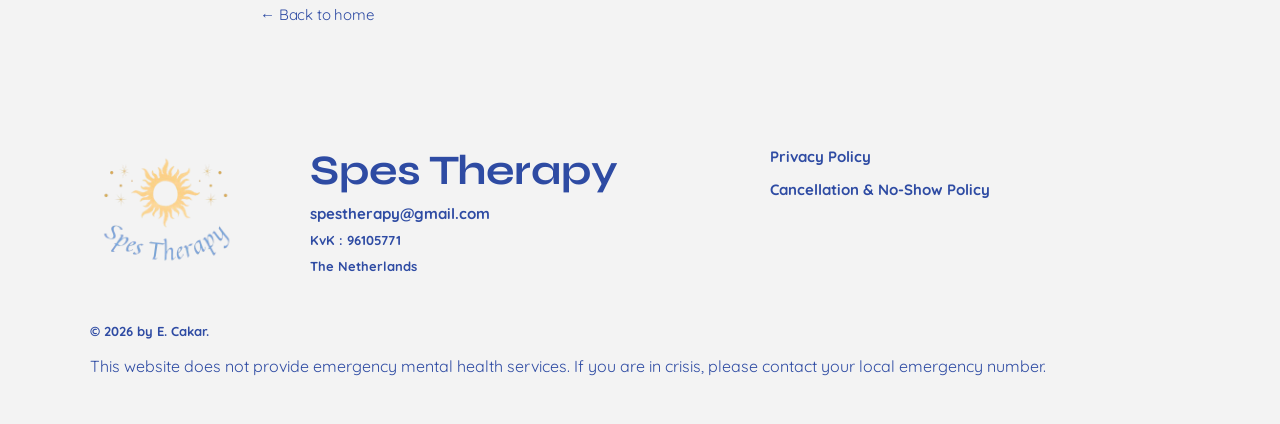
<file: english-privacy-policy.html>
<!DOCTYPE html>
<html lang="en">
<head>
  <meta charset="UTF-8">
  <meta name="viewport" content="width=device-width, initial-scale=1.0">
  <title>Privacy Policy | Spes Therapy</title>
  <meta name="description" content="Privacy policy of Spes Therapy, online therapy with licensed psychologist Ece Cakar.">
  <link rel="icon" href="images/logo.png">

  <link rel="preconnect" href="https://fonts.googleapis.com">
  <link rel="preconnect" href="https://fonts.gstatic.com" crossorigin>
  <link href="https://fonts.googleapis.com/css2?family=Nunito+Sans:wght@300&family=Quicksand:wght@400;700&family=Syne:wght@700&display=swap" rel="stylesheet">

  <link rel="stylesheet" href="css/style.css">
  <script>document.documentElement.classList.add("js");</script>
</head>
<body>

  <!-- ============ MENÜ (index.html ile aynı, linkler ana sayfaya gidiyor) ============ -->
  <header class="site-header">
    <div class="container header-inner">
      <a href="index.html" class="logo" aria-label="Spes Therapy home">
        <img src="images/logo.png" alt="Spes Therapy logo">
      </a>
      <button class="menu-toggle" aria-label="Open menu" aria-expanded="false">
        <span></span><span></span><span></span>
      </button>
      <nav class="main-nav">
        <a href="index.html#home" class="nav-link">Home</a>
        <a href="index.html#about" class="nav-link">About Me</a>
        <a href="index.html#services" class="nav-link">Services</a>
        <a href="index.html#book" class="nav-link">Book Now</a>
        <a href="index.html#contact" class="nav-link">Contact</a>
      </nav>
    </div>
  </header>

  <main class="policy">
    <div class="container">
      <h1 data-anim="reveal">Privacy Policy</h1>

      <div data-anim="fade" data-delay="150">
        <h2>Data controller</h2>
        <p>The data controller for this website is Ece Cakar, licensed psychologist, operating as Spes Therapy (KvK: 96105771, the Netherlands).</p>

        <h2>What data is collected</h2>
        <p><strong>Contact form:</strong> If you contact me through the contact form, I will receive the information you choose to provide, such as your name, surname, email address, and message.</p>
        <p><strong>Online booking:</strong> If you book a session through the booking system, I will receive the information you enter when booking, such as your name, email address, the date and time of the appointment, and any notes you choose to add.</p>
        <p><strong>Technical data:</strong> When you visit this website, limited technical information, such as your IP address and browser type, may be processed automatically where necessary for the website to function and remain secure.</p>

        <h2>Purpose and legal basis</h2>
        <p>Your personal data is processed only where necessary to respond to your inquiry, arrange and manage appointments, provide my services, and comply with applicable legal and professional obligations. Data submitted when booking a session is processed where necessary to arrange and administer the appointment you requested. Technical data is processed where necessary for the secure and proper functioning of the website.</p>

        <h2>Sensitive information</h2>
        <p>Please do not include sensitive personal or health information in the contact form or booking notes unless specifically requested.</p>
        <p>Health and other sensitive personal data, where relevant to psychological services, is processed separately and in accordance with applicable professional and data protection requirements.</p>

        <h2>Data storage and sharing</h2>
        <p>Your personal data is treated confidentially and is not sold or used for advertising purposes. Where necessary for the operation of the website or provision of services, personal data may be processed by trusted service providers acting on my behalf. Such processing is limited to what is necessary for the relevant service. Appropriate technical and organizational measures are taken to protect personal data against unauthorized access, loss, or misuse.</p>

        <h2>Data retention</h2>
        <p>Personal data is retained only for as long as necessary for the purposes for which it was collected and for as long as required by applicable legal or professional obligations.</p>
        <p>Some information may therefore need to be retained for a longer period where required by law.</p>

        <h2>Your rights</h2>
        <p>You have the right, subject to applicable legal requirements, to request access to, correction or deletion of your personal data. Where processing is based on consent, you may withdraw your consent at any time.</p>

        <p>This privacy policy may be updated as the website and services evolve.</p>
        <p class="small">Last updated: September 2026</p>
      </div>

      <a href="index.html" class="back-link">← Back to home</a>
    </div>
  </main>

  <!-- ============ ALT BİLGİ ============ -->
  <footer class="site-footer">
    <div class="container footer-grid">
      <div>
        <img src="images/logo.png" alt="" class="footer-logo">
      </div>
      <div>
        <p class="footer-brand">Spes Therapy</p>
        <p><a href="mailto:spestherapy@gmail.com">spestherapy@gmail.com</a></p>
        <p class="small">KvK : 96105771</p>
        <p class="small">The Netherlands</p>
      </div>
      <div class="footer-links">
        <a href="english-privacy-policy.html">Privacy Policy</a>
        <a href="booking-payment-policy.html">Cancellation &amp; No-Show Policy</a>
      </div>
    </div>
    <div class="container footer-bottom">
      <p class="small">© <span id="year">2026</span> by E. Cakar.</p>
      <p class="footer-disclaimer">This website does not provide emergency mental health services. If you are in crisis, please contact your local emergency number.</p>
    </div>
  </footer>

  <script src="js/main.js"></script>
</body>
</html>
</file>
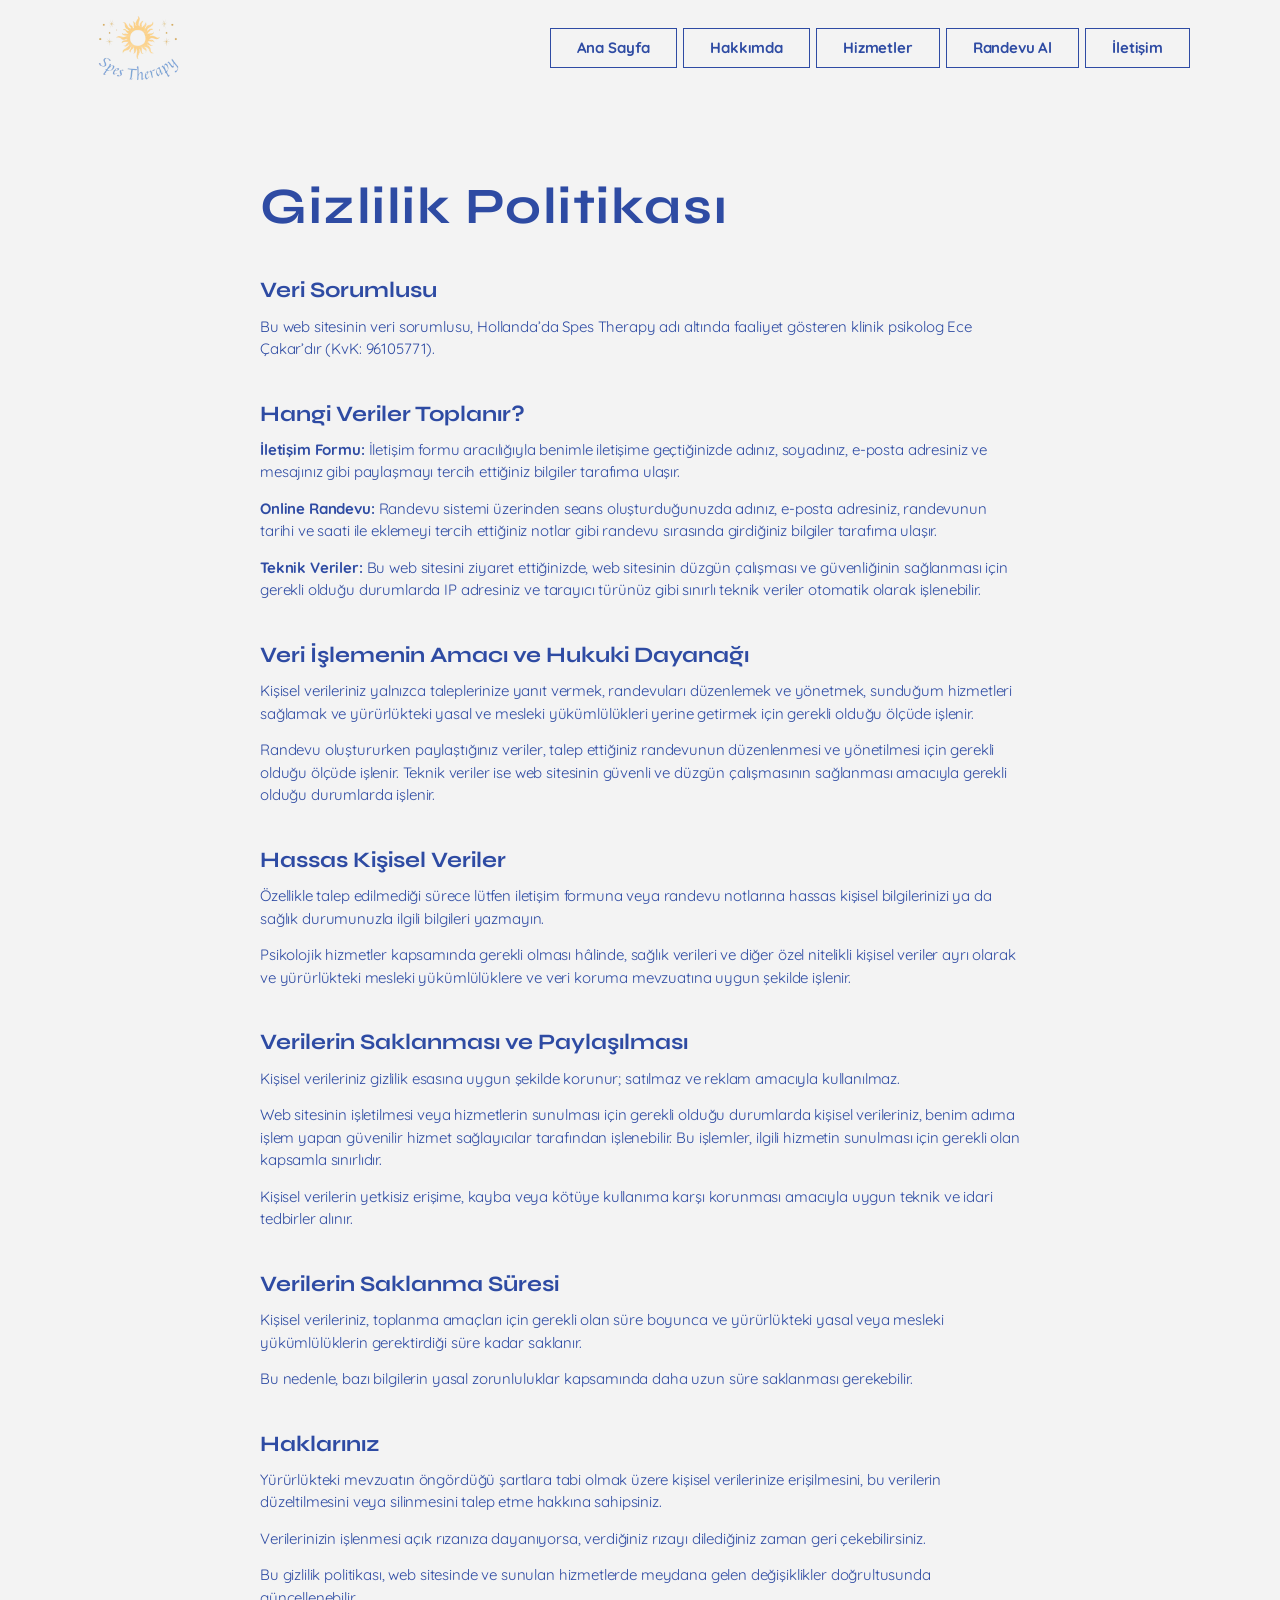
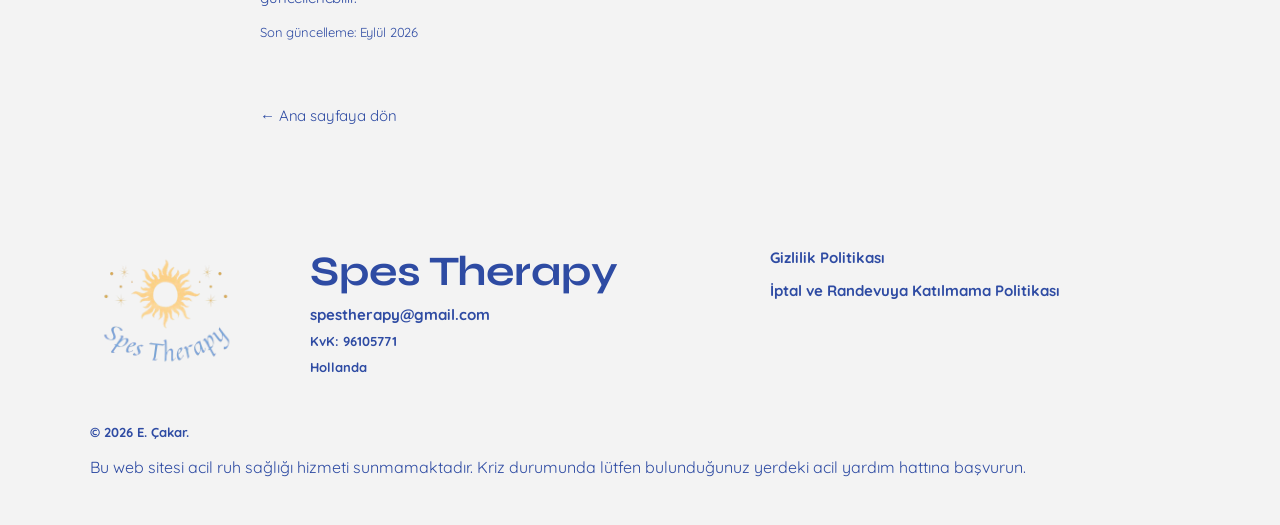
<file: tr/gizlilik-politikasi.html>
<!DOCTYPE html>
<html lang="tr">
<head>
  <meta charset="UTF-8">
  <meta name="viewport" content="width=device-width, initial-scale=1.0">
  <title>Gizlilik Politikası | Spes Therapy</title>
  <meta name="description" content="Spes Therapy gizlilik politikası: hangi kişisel veriler toplanır, nasıl işlenir ve saklanır.">
  <link rel="icon" href="/images/logo.png">
  <link rel="canonical" href="https://www.spestherapy.com/tr/gizlilik-politikasi.html">

  <link rel="preconnect" href="https://fonts.googleapis.com">
  <link rel="preconnect" href="https://fonts.gstatic.com" crossorigin>
  <link href="https://fonts.googleapis.com/css2?family=Nunito+Sans:wght@300&family=Quicksand:wght@400;700&family=Syne:wght@700&display=swap" rel="stylesheet">

  <link rel="stylesheet" href="/css/style.css">
  <script>document.documentElement.classList.add("js");</script>
</head>
<body>

  <!-- Bu sayfa english-privacy-policy.html dosyasının Türkçe karşılığı. Birini değiştirirsen diğerini de güncelle. -->
  <header class="site-header">
    <div class="container header-inner">
      <a href="/tr/" class="logo" aria-label="Spes Therapy ana sayfa">
        <img src="/images/logo.png" alt="Spes Therapy logosu">
      </a>
      <button class="menu-toggle" aria-label="Menüyü aç" aria-expanded="false">
        <span></span><span></span><span></span>
      </button>
      <nav class="main-nav">
        <a href="/tr/#home" class="nav-link">Ana Sayfa</a>
        <a href="/tr/#about" class="nav-link">Hakkımda</a>
        <a href="/tr/#services" class="nav-link">Hizmetler</a>
        <a href="/tr/#book" class="nav-link">Randevu Al</a>
        <a href="/tr/#contact" class="nav-link">İletişim</a>
      </nav>
    </div>
  </header>

  <main class="policy">
    <div class="container">
      <h1 data-anim="reveal">Gizlilik Politikası</h1>

      <div data-anim="fade" data-delay="150">
        <h2>Veri Sorumlusu</h2>
        <p>Bu web sitesinin veri sorumlusu, Hollanda’da Spes Therapy adı altında faaliyet gösteren klinik psikolog Ece Çakar’dır (KvK: 96105771).</p>

        <h2>Hangi Veriler Toplanır?</h2>
        <p><strong>İletişim Formu:</strong> İletişim formu aracılığıyla benimle iletişime geçtiğinizde adınız, soyadınız, e-posta adresiniz ve mesajınız gibi paylaşmayı tercih ettiğiniz bilgiler tarafıma ulaşır.</p>
        <p><strong>Online Randevu:</strong> Randevu sistemi üzerinden seans oluşturduğunuzda adınız, e-posta adresiniz, randevunun tarihi ve saati ile eklemeyi tercih ettiğiniz notlar gibi randevu sırasında girdiğiniz bilgiler tarafıma ulaşır.</p>
        <p><strong>Teknik Veriler:</strong> Bu web sitesini ziyaret ettiğinizde, web sitesinin düzgün çalışması ve güvenliğinin sağlanması için gerekli olduğu durumlarda IP adresiniz ve tarayıcı türünüz gibi sınırlı teknik veriler otomatik olarak işlenebilir.</p>

        <h2>Veri İşlemenin Amacı ve Hukuki Dayanağı</h2>
        <p>Kişisel verileriniz yalnızca taleplerinize yanıt vermek, randevuları düzenlemek ve yönetmek, sunduğum hizmetleri sağlamak ve yürürlükteki yasal ve mesleki yükümlülükleri yerine getirmek için gerekli olduğu ölçüde işlenir.</p>
        <p>Randevu oluştururken paylaştığınız veriler, talep ettiğiniz randevunun düzenlenmesi ve yönetilmesi için gerekli olduğu ölçüde işlenir. Teknik veriler ise web sitesinin güvenli ve düzgün çalışmasının sağlanması amacıyla gerekli olduğu durumlarda işlenir.</p>

        <h2>Hassas Kişisel Veriler</h2>
        <p>Özellikle talep edilmediği sürece lütfen iletişim formuna veya randevu notlarına hassas kişisel bilgilerinizi ya da sağlık durumunuzla ilgili bilgileri yazmayın.</p>
        <p>Psikolojik hizmetler kapsamında gerekli olması hâlinde, sağlık verileri ve diğer özel nitelikli kişisel veriler ayrı olarak ve yürürlükteki mesleki yükümlülüklere ve veri koruma mevzuatına uygun şekilde işlenir.</p>

        <h2>Verilerin Saklanması ve Paylaşılması</h2>
        <p>Kişisel verileriniz gizlilik esasına uygun şekilde korunur; satılmaz ve reklam amacıyla kullanılmaz.</p>
        <p>Web sitesinin işletilmesi veya hizmetlerin sunulması için gerekli olduğu durumlarda kişisel verileriniz, benim adıma işlem yapan güvenilir hizmet sağlayıcılar tarafından işlenebilir. Bu işlemler, ilgili hizmetin sunulması için gerekli olan kapsamla sınırlıdır.</p>
        <p>Kişisel verilerin yetkisiz erişime, kayba veya kötüye kullanıma karşı korunması amacıyla uygun teknik ve idari tedbirler alınır.</p>

        <h2>Verilerin Saklanma Süresi</h2>
        <p>Kişisel verileriniz, toplanma amaçları için gerekli olan süre boyunca ve yürürlükteki yasal veya mesleki yükümlülüklerin gerektirdiği süre kadar saklanır.</p>
        <p>Bu nedenle, bazı bilgilerin yasal zorunluluklar kapsamında daha uzun süre saklanması gerekebilir.</p>

        <h2>Haklarınız</h2>
        <p>Yürürlükteki mevzuatın öngördüğü şartlara tabi olmak üzere kişisel verilerinize erişilmesini, bu verilerin düzeltilmesini veya silinmesini talep etme hakkına sahipsiniz.</p>
        <p>Verilerinizin işlenmesi açık rızanıza dayanıyorsa, verdiğiniz rızayı dilediğiniz zaman geri çekebilirsiniz.</p>

        <p>Bu gizlilik politikası, web sitesinde ve sunulan hizmetlerde meydana gelen değişiklikler doğrultusunda güncellenebilir.</p>
        <p class="small">Son güncelleme: Eylül 2026</p>
      </div>

      <a href="/tr/" class="back-link">← Ana sayfaya dön</a>
    </div>
  </main>

  <footer class="site-footer">
    <div class="container footer-grid">
      <div>
        <img src="/images/logo.png" alt="" class="footer-logo">
      </div>
      <div>
        <p class="footer-brand">Spes Therapy</p>
        <p><a href="mailto:spestherapy@gmail.com">spestherapy@gmail.com</a></p>
        <p class="small">KvK: 96105771</p>
        <p class="small">Hollanda</p>
      </div>
      <div class="footer-links">
        <a href="/tr/gizlilik-politikasi.html">Gizlilik Politikası</a>
        <a href="/tr/iptal-ve-odeme-politikasi.html">İptal ve Randevuya Katılmama Politikası</a>
      </div>
    </div>
    <div class="container footer-bottom">
      <p class="small">© <span id="year">2026</span> E. Çakar.</p>
      <p class="footer-disclaimer">Bu web sitesi acil ruh sağlığı hizmeti sunmamaktadır. Kriz durumunda lütfen bulunduğunuz yerdeki acil yardım hattına başvurun.</p>
    </div>
  </footer>

  <script src="/js/main.js"></script>
</body>
</html>
</file>
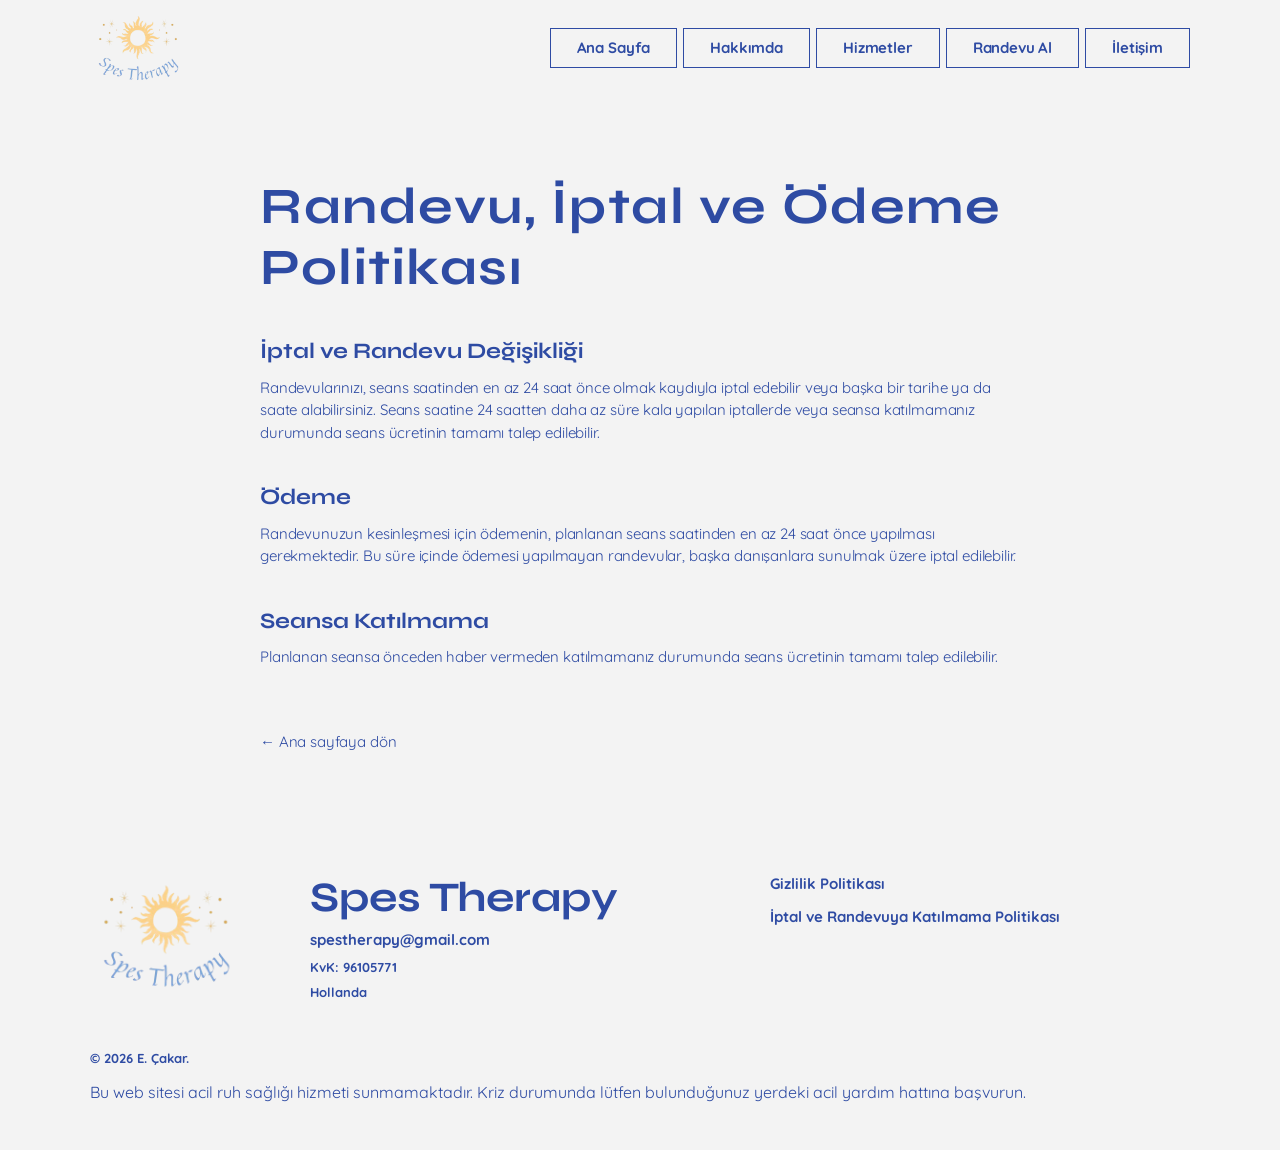
<file: tr/iptal-ve-odeme-politikasi.html>
<!DOCTYPE html>
<html lang="tr">
<head>
  <meta charset="UTF-8">
  <meta name="viewport" content="width=device-width, initial-scale=1.0">
  <title>Randevu, İptal ve Ödeme Politikası | Spes Therapy</title>
  <meta name="description" content="Spes Therapy randevu iptali, değişikliği, ödeme ve seansa katılmama politikası.">
  <link rel="icon" href="/images/logo.png">
  <link rel="canonical" href="https://www.spestherapy.com/tr/iptal-ve-odeme-politikasi.html">

  <link rel="preconnect" href="https://fonts.googleapis.com">
  <link rel="preconnect" href="https://fonts.gstatic.com" crossorigin>
  <link href="https://fonts.googleapis.com/css2?family=Nunito+Sans:wght@300&family=Quicksand:wght@400;700&family=Syne:wght@700&display=swap" rel="stylesheet">

  <link rel="stylesheet" href="/css/style.css">
  <script>document.documentElement.classList.add("js");</script>
</head>
<body>

  <!-- Bu sayfa booking-payment-policy.html dosyasının Türkçe karşılığı. Birini değiştirirsen diğerini de güncelle. -->
  <header class="site-header">
    <div class="container header-inner">
      <a href="/tr/" class="logo" aria-label="Spes Therapy ana sayfa">
        <img src="/images/logo.png" alt="Spes Therapy logosu">
      </a>
      <button class="menu-toggle" aria-label="Menüyü aç" aria-expanded="false">
        <span></span><span></span><span></span>
      </button>
      <nav class="main-nav">
        <a href="/tr/#home" class="nav-link">Ana Sayfa</a>
        <a href="/tr/#about" class="nav-link">Hakkımda</a>
        <a href="/tr/#services" class="nav-link">Hizmetler</a>
        <a href="/tr/#book" class="nav-link">Randevu Al</a>
        <a href="/tr/#contact" class="nav-link">İletişim</a>
      </nav>
    </div>
  </header>

  <main class="policy">
    <div class="container">
      <h1 data-anim="reveal">Randevu, İptal ve Ödeme Politikası</h1>

      <div data-anim="fade" data-delay="150">
        <h2>İptal ve Randevu Değişikliği</h2>
        <p>Randevularınızı, seans saatinden en az 24 saat önce olmak kaydıyla iptal edebilir veya başka bir tarihe ya da saate alabilirsiniz. Seans saatine 24 saatten daha az süre kala yapılan iptallerde veya seansa katılmamanız durumunda seans ücretinin tamamı talep edilebilir.</p>

        <h2>Ödeme</h2>
        <p>Randevunuzun kesinleşmesi için ödemenin, planlanan seans saatinden en az 24 saat önce yapılması gerekmektedir. Bu süre içinde ödemesi yapılmayan randevular, başka danışanlara sunulmak üzere iptal edilebilir.</p>

        <h2>Seansa Katılmama</h2>
        <p>Planlanan seansa önceden haber vermeden katılmamanız durumunda seans ücretinin tamamı talep edilebilir.</p>
      </div>

      <a href="/tr/" class="back-link">← Ana sayfaya dön</a>
    </div>
  </main>

  <footer class="site-footer">
    <div class="container footer-grid">
      <div>
        <img src="/images/logo.png" alt="" class="footer-logo">
      </div>
      <div>
        <p class="footer-brand">Spes Therapy</p>
        <p><a href="mailto:spestherapy@gmail.com">spestherapy@gmail.com</a></p>
        <p class="small">KvK: 96105771</p>
        <p class="small">Hollanda</p>
      </div>
      <div class="footer-links">
        <a href="/tr/gizlilik-politikasi.html">Gizlilik Politikası</a>
        <a href="/tr/iptal-ve-odeme-politikasi.html">İptal ve Randevuya Katılmama Politikası</a>
      </div>
    </div>
    <div class="container footer-bottom">
      <p class="small">© <span id="year">2026</span> E. Çakar.</p>
      <p class="footer-disclaimer">Bu web sitesi acil ruh sağlığı hizmeti sunmamaktadır. Kriz durumunda lütfen bulunduğunuz yerdeki acil yardım hattına başvurun.</p>
    </div>
  </footer>

  <script src="/js/main.js"></script>
</body>
</html>
</file>
<file: css/style.css>
/* =========================================================
   RENKLER VE TEMEL AYARLAR
   Renkleri buradan değiştirirsen tüm sitede değişir.
   ========================================================= */
:root {
  --navy: #2e4ba3;        /* ana lacivert: yazılar, butonlar */
  --navy-soft: #5f75b7;   /* "Book Now" butonu */
  --blue-bright: #0057e1; /* menüde aktif sekme */
  --peach: #fbc988;       /* kayan yazı şeridi */
  --lilac: #c2c9df;       /* iletişim altı banner zemini */
  --pink: #edc7e3;        /* görsel yüklenirken zemin */
  --bg: #f3f3f3;          /* sayfa arka planı */

  --font-title: "Syne", sans-serif;
  --font-text: "Quicksand", sans-serif;
  --font-light: "Nunito Sans", sans-serif; /* Wix'teki "Avenir Light"ın ücretsiz muadili (randevu kartı) */

  --header-h: 96px;

  /* Wix'in kullandığı animasyon eğrileri */
  --ease-reveal: cubic-bezier(0.645, 0.045, 0.355, 1);
  --ease-fade: cubic-bezier(0.445, 0.05, 0.55, 0.95);
  --ease-back: cubic-bezier(0.175, 0.885, 0.32, 1.275);
}

*, *::before, *::after { box-sizing: border-box; }

html {
  scroll-behavior: smooth;
  /* Menüye tıklayınca başlık sabit menünün altında kalmasın */
  scroll-padding-top: var(--header-h);
}

body {
  margin: 0;
  background: var(--bg);
  color: var(--navy);
  font-family: var(--font-text);
  font-weight: 400;          /* gövde metni normal; sadece vurgulu kelimeler kalın */
  font-size: 15px;
  line-height: 1.5;
  letter-spacing: -0.01em;
  -webkit-font-smoothing: antialiased;
}
strong { font-weight: 700; }

img { display: block; max-width: 100%; }

/* Dönerek gelen görseller animasyon başında sayfa dışına taşmasın */
main { overflow-x: clip; }
a { color: inherit; }

.container {
  width: min(1100px, 100% - 32px);
  margin-inline: auto;
}

.hidden { display: none; }

h1, h2 {
  font-family: var(--font-title);
  font-weight: 700;
  margin: 0 0 24px;
}
h2 { font-size: clamp(32px, 4vw, 40px); letter-spacing: 0.02em; line-height: 1.2; }
h3 { font-size: 15px; font-weight: 700; margin: 0 0 22px; }

/* =========================================================
   BUTONLAR
   ========================================================= */
.btn {
  display: inline-block;
  text-decoration: none;
  font-family: var(--font-text);
  font-weight: 700;
  font-size: 16px;
  letter-spacing: normal;
  cursor: pointer;
  transition: background-color 0.3s, color 0.3s, transform 0.3s;
}
.btn-pill {
  background: var(--navy);
  color: var(--bg);
  border: 1px solid var(--navy);
  border-radius: 100px;
  padding: 12px 40px;
}
.btn-pill:hover { background: transparent; color: var(--navy); }

.btn-book {
  font-family: var(--font-light);
  font-weight: 300;
  background: var(--navy-soft);
  color: var(--bg);
  border: 1px solid var(--navy-soft);
  padding: 10px 32px;
}
.btn-book:hover { background: var(--navy); border-color: var(--navy); }

/* =========================================================
   MENÜ
   ========================================================= */
.site-header {
  position: sticky;   /* kayarken üstte sabit kalır */
  top: 0;
  z-index: 100;
  background: var(--bg);
  height: var(--header-h);
  transition: box-shadow 0.3s;
}
.site-header.scrolled { box-shadow: 0 2px 16px rgba(46, 75, 163, 0.08); }

.header-inner {
  height: 100%;
  display: flex;
  align-items: center;
  justify-content: space-between;
}
.logo img { height: 80px; width: auto; }

.main-nav { display: flex; gap: 6px; }
.nav-link {
  text-decoration: none;
  color: var(--navy);
  border: 1px solid var(--navy);
  padding: 8px 26px;
  font-size: 15px;
  font-weight: 700;
  transition: background-color 0.3s, color 0.3s;
}
.nav-link:hover,
.nav-link.active { background: var(--blue-bright); border-color: var(--blue-bright); color: #fff; }

.menu-toggle { display: none; }

/* Dil seçici (EN / TR): menünün sonunda, tıklayınca açılır liste */
.lang-switch { position: relative; margin-left: 6px; }
.lang-btn {
  display: flex;
  align-items: center;
  gap: 8px;
  height: 100%;
  background: none;
  border: 1px solid var(--navy);
  color: var(--navy);
  padding: 8px 16px;
  font: inherit;
  font-size: 15px;
  font-weight: 700;
  cursor: pointer;
  transition: background-color 0.3s, color 0.3s;
}
.lang-btn:hover,
.lang-btn[aria-expanded="true"] { background: var(--navy); color: #fff; }
.lang-chev {
  width: 6px; height: 6px;
  border-right: 2px solid currentColor;
  border-bottom: 2px solid currentColor;
  transform: translateY(-2px) rotate(45deg);
  transition: transform 0.3s;
}
.lang-btn[aria-expanded="true"] .lang-chev { transform: translateY(1px) rotate(-135deg); }
.lang-menu {
  position: absolute;
  top: calc(100% + 6px);
  right: 0;
  min-width: 100%;
  margin: 0;
  padding: 0;
  list-style: none;
  background: var(--bg);
  border: 1px solid var(--navy);
  box-shadow: 0 8px 20px rgba(46, 75, 163, 0.12);
  opacity: 0;
  visibility: hidden;
  transform: translateY(-6px);
  transition: opacity 0.2s, transform 0.2s, visibility 0.2s;
}
.lang-btn[aria-expanded="true"] + .lang-menu { opacity: 1; visibility: visible; transform: none; }
.lang-menu a {
  display: block;
  padding: 10px 18px;
  text-decoration: none;
  font-weight: 700;
  white-space: nowrap;
}
.lang-menu a:hover { background: var(--blue-bright); color: #fff; }
.lang-menu a[aria-current="true"] { background: var(--lilac); }
.lang-menu a[aria-current="true"]:hover { background: var(--blue-bright); }

/* =========================================================
   HERO
   ========================================================= */
.hero { padding: 120px 0 110px; text-align: center; }
.hero-eyebrow { font-size: 18px; margin: 0 0 20px; }
.hero h1 {
  font-size: clamp(27px, 4.6vw, 51px);
  line-height: 1.3;         /* g, p, y gibi harflerin kuyrukları kesilmesin */
  padding-bottom: 0.1em;
  letter-spacing: 0.05em;
  max-width: 1000px;         /* ilk satır 954px, 2 satıra sığsın */
  margin: 0 auto 40px;
}
/* Türkçe başlık daha uzun: biraz küçük punto ve geniş alan ile 3 satıra sığar */
.hero h1.hero-long {
  font-size: clamp(24px, 3.6vw, 40px);
  max-width: 900px;
}
/* Başlığı "when"den sonra bölen satır sonu; telefonda gerek yok, doğal kırılsın */
@media (max-width: 700px) {
  .hero h1 br { display: none; }
}

/* =========================================================
   KAYAN YAZI ŞERİDİ (marquee)
   ========================================================= */
.marquee {
  background: var(--peach);
  overflow: hidden;
  height: 40px;
  display: flex;
  align-items: center;
}
.marquee-track {
  display: flex;
  width: max-content;
  animation: marquee 60s linear infinite;
}
.marquee-track span {
  white-space: nowrap;
  font-size: 20px;
  font-weight: 700;
  padding-right: 40px;
}
.marquee-track b { font-size: 12px; margin-left: 32px; vertical-align: middle; }
/* 4 kopya var; yarısı kadar (-50%) kayınca başa dönüyor, fark edilmiyor */
@keyframes marquee {
  from { transform: translateX(0); }
  to   { transform: translateX(-50%); }
}

/* =========================================================
   GENİŞ GÖRSEL BANTLARI
   ========================================================= */
.banner { background: var(--pink); overflow: hidden; }
.banner img { width: 100%; height: 100%; object-fit: cover; }
.banner-hero { height: 363px; }
.banner-hero img { object-position: bottom; }
.banner-contact { height: 260px; background: var(--lilac); margin-top: 80px; }

/* =========================================================
   BÖLÜMLER
   ========================================================= */
.section { padding: 90px 0; }

.about-grid {
  display: grid;
  grid-template-columns: 1.6fr 1fr;
  gap: 60px;
  align-items: start;
}
.about-text p { margin: 0 0 22px; max-width: 585px; }
/* Wix'teki gibi "Contact Now" butonları ortada */
.section-cta { text-align: center; margin-top: 30px; }
.about-photo { overflow: hidden; background: var(--pink); }
.about-photo img { width: 100%; aspect-ratio: 638 / 552; object-fit: cover; }

.services h2 { text-align: center; margin-bottom: 60px; }
.service {
  display: grid;
  grid-template-columns: 200px 1fr;
  gap: 60px;
  align-items: start;
  margin-bottom: 60px;
}
.service-img { background: var(--pink); }
.service-img img { width: 100%; object-fit: cover; }
.service ul { margin: 0 0 22px; padding-left: 20px; }
.service p { margin: 0 0 22px; }

.book { text-align: center; }
.book-title { font-size: clamp(40px, 5vw, 56px); letter-spacing: 0.05em; }
.book-card {
  max-width: 560px;
  margin: 40px auto 0;
  padding: 24px 32px 32px;
  border: 1px solid rgba(46, 75, 163, 0.2);
  text-align: left;
  font-family: var(--font-light);
  font-weight: 300;
  letter-spacing: normal;
}
.book-card h3 {
  font-size: 24px;
  font-weight: 300;
  line-height: 1.33;
  margin: 0;
  padding-bottom: 16px;
  border-bottom: 1px solid rgba(46, 75, 163, 0.2); /* başlık altındaki ince çizgi */
}
.book-card p { font-size: 16px; line-height: 2; margin: 12px 0 20px; }

.contact { padding-bottom: 0; }
.contact-grid {
  display: grid;
  grid-template-columns: 1fr 1fr;
  gap: 60px;
}
.contact-lead { font-family: var(--font-title); font-weight: 700; font-size: 24px; line-height: 1.5; margin: 0; }
.form-title { font-size: 20px; font-weight: 700; margin: 0 0 20px; }
.contact-form { display: grid; gap: 18px; }
.form-row { display: grid; grid-template-columns: 1fr 1fr; gap: 18px; }
.contact-form label { display: grid; gap: 6px; font-size: 16px; font-weight: 700; letter-spacing: normal; }
.contact-form input,
.contact-form textarea {
  font: inherit;
  font-weight: 400;
  color: var(--navy);
  background: transparent;
  border: none;
  border-bottom: 1px solid var(--navy);
  padding: 8px 0;
  outline: none;
  resize: vertical;
  transition: border-color 0.3s;
}
.contact-form input:focus,
.contact-form textarea:focus { border-bottom-color: var(--blue-bright); }
.contact-form label { grid-template-columns: auto 1fr; }
.contact-form label > input,
.contact-form label > textarea { grid-column: 1 / -1; }
.req { color: #d9534f; justify-self: start; }
.form-note { margin: -6px 0 0; opacity: 0.8; }
/* Gönder'e basıldıktan sonra boş/yanlış kalan alanın çizgisi kırmızı olsun */
.contact-form.submitted input:invalid,
.contact-form.submitted textarea:invalid { border-bottom-color: #d9534f; }
.contact-form .btn { justify-self: start; margin-top: 8px; }
.form-status { margin: 0; min-height: 1.5em; }

/* =========================================================
   POLİTİKA SAYFALARI (gizlilik, iptal)
   ========================================================= */
.policy { padding: 80px 0 60px; }
.policy .container { max-width: 760px; }
.policy h1 { font-size: clamp(34px, 5vw, 51px); line-height: 1.2; letter-spacing: 0.03em; margin-bottom: 20px; }
.policy .intro { font-size: 18px; margin: 0 0 40px; }
.policy h2 { font-size: 22px; letter-spacing: 0; margin: 40px 0 12px; }
.policy p { margin: 0 0 14px; }
.back-link { display: inline-block; margin-top: 48px; text-decoration: none; }
.back-link:hover { text-decoration: underline; }

/* =========================================================
   ALT BİLGİ
   ========================================================= */
.site-footer { padding: 60px 0 40px; }
.footer-grid {
  display: grid;
  grid-template-columns: 180px 1fr 1fr;
  gap: 40px;
  align-items: start;
}
.footer-logo { width: 150px; }
.footer-brand { font-family: var(--font-title); font-weight: 700; font-size: 42px; line-height: 1.2; margin: 0 0 12px; }
/* Wix'te footer yazıları kalın (e-posta, KvK, linkler); sadece acil durum notu normal */
.site-footer p,
.site-footer a { font-weight: 700; letter-spacing: normal; }
.site-footer p { margin: 0 0 6px; }
.site-footer a { text-decoration: none; }
.site-footer a:hover { text-decoration: underline; }
.footer-links { display: grid; gap: 10px; font-size: 15px; }
.footer-bottom { margin-top: 40px; }
.site-footer .footer-disclaimer { font-weight: 400; font-size: 16px; margin-top: 12px; }
.small { font-size: 13px; }

/* =========================================================
   KAYDIRINCA BELİREN ANİMASYONLAR
   JS, eleman ekrana girince ona "is-visible" sınıfını ekler.
   (.js sınıfı sadece JavaScript çalışıyorsa eklenir; JS kapalıysa
   her şey normal görünür, hiçbir içerik gizli kalmaz.)
   ========================================================= */

/* fade: yavaşça belirme (Wix "FadeIn") */
.js [data-anim="fade"] {
  opacity: 0;
  transition: opacity 1.2s var(--ease-fade);
}

/* reveal: alttan yukarı perde açılması (Wix "RevealIn") */
.js [data-anim="reveal"] {
  clip-path: inset(100% 0 0 0);
  transition: clip-path 1.2s var(--ease-reveal);
}

/* drop: büyükten küçülerek yerine oturma (Wix "DropIn")
   Kutu sabit kalır, içindeki fotoğraf küçülür; böylece sayfadan taşmaz. */
.js [data-anim="drop"] {
  opacity: 0;
  transition: opacity 1s var(--ease-fade);
}
.js [data-anim="drop"] img {
  transform: scale(1.4);
  transition: transform 1.2s var(--ease-reveal);
}
.js [data-anim="drop"].is-visible img { transform: none; }

/* turn: köşesinden dönerek, yaylanarak gelme (Wix "TurnIn") */
.js [data-anim^="turn"] {
  opacity: 0;
  transition: opacity 0.6s ease-in, transform 1s var(--ease-back);
}
.js [data-anim="turn-left"]  { transform-origin: bottom left; transform: rotate(-50deg); }
.js [data-anim="turn-right"] { transform-origin: top right;   transform: rotate(50deg); }

/* Görünür olunca hepsi normal hâline döner */
.js [data-anim].is-visible {
  opacity: 1;
  clip-path: inset(0 0 0 0);
  transform: none;
}

/* Hareket hassasiyeti olan kullanıcılar için animasyonları kapat */
@media (prefers-reduced-motion: reduce) {
  html { scroll-behavior: auto; }
  .marquee-track { animation: none; }
  .js [data-anim] { opacity: 1; clip-path: none; transform: none; transition: none; }
}

/* =========================================================
   TABLET VE TELEFON
   ========================================================= */
@media (max-width: 900px) {
  :root { --header-h: 76px; }
  .logo img { height: 60px; }

  /* Hamburger buton */
  .menu-toggle {
    display: grid;
    gap: 5px;
    background: none;
    border: none;
    padding: 10px;
    cursor: pointer;
  }
  .menu-toggle span {
    width: 26px; height: 2px;
    background: var(--navy);
    transition: transform 0.3s, opacity 0.3s;
  }
  .menu-toggle[aria-expanded="true"] span:nth-child(1) { transform: translateY(7px) rotate(45deg); }
  .menu-toggle[aria-expanded="true"] span:nth-child(2) { opacity: 0; }
  .menu-toggle[aria-expanded="true"] span:nth-child(3) { transform: translateY(-7px) rotate(-45deg); }

  /* Açılır menü */
  .main-nav {
    position: absolute;
    top: var(--header-h);
    left: 0; right: 0;
    flex-direction: column;
    gap: 8px;
    padding: 16px;
    background: var(--bg);
    box-shadow: 0 12px 20px rgba(46, 75, 163, 0.08);
    opacity: 0;
    visibility: hidden;
    transform: translateY(-10px);
    transition: opacity 0.3s, transform 0.3s, visibility 0.3s;
  }
  .main-nav.open { opacity: 1; visibility: visible; transform: none; }
  .nav-link { text-align: center; padding: 12px; }

  /* Telefonda dil seçici menünün içinde, tam genişlikte açılır */
  .lang-switch { margin-left: 0; }
  .lang-btn { width: 100%; justify-content: center; padding: 12px; }
  .lang-menu { position: static; display: none; margin-top: 8px; transform: none; opacity: 1; visibility: visible; }
  .lang-btn[aria-expanded="true"] + .lang-menu { display: block; }
  .lang-menu a { text-align: center; }

  .hero { padding: 70px 0 60px; }
  .banner-hero { height: 220px; }
  .banner-contact { height: 180px; }
  .section { padding: 64px 0; }

  .about-grid,
  .contact-grid { grid-template-columns: 1fr; gap: 36px; }
  .about-photo { order: -1; max-width: 420px; }

  .service { grid-template-columns: 1fr; gap: 24px; }
  .service-img { max-width: 220px; }

  .footer-grid { grid-template-columns: 1fr; gap: 24px; }
  .footer-brand { font-size: 32px; }
}

@media (max-width: 520px) {
  .form-row { grid-template-columns: 1fr; }
  .book-card { padding: 28px 24px; }
}
</file>
